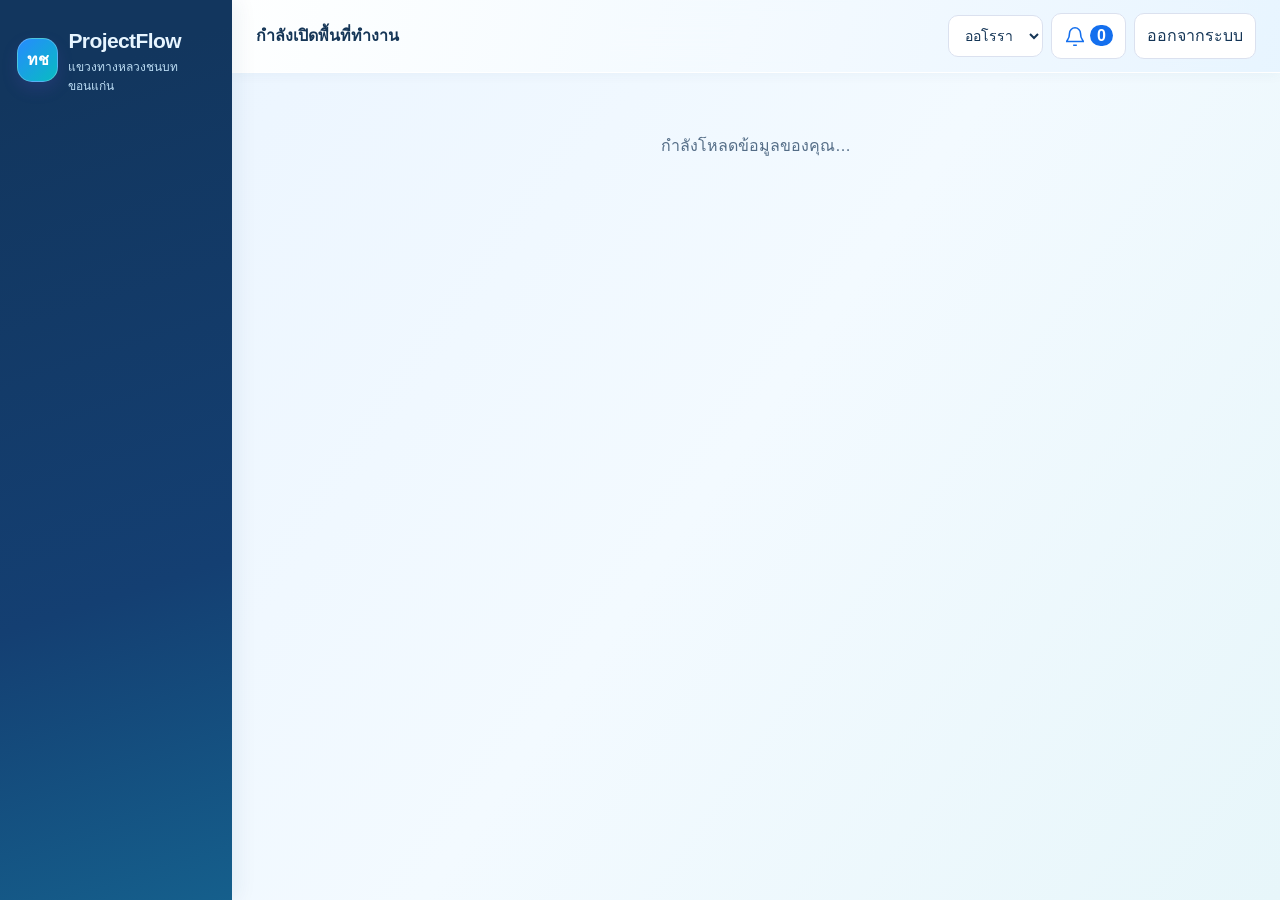
<file: app-frame.html>
<!doctype html>
<html lang="th">
<head>
<meta charset="utf-8">
<meta name="viewport" content="width=device-width, initial-scale=1">
<meta name="referrer" content="no-referrer">
<meta http-equiv="Content-Security-Policy" content="default-src 'none'; script-src 'unsafe-inline' 'unsafe-eval' 'wasm-unsafe-eval' blob: data: https://cdnjs.cloudflare.com https://cdn.jsdelivr.net https://esm.sh https://fonts.bunny.net https://fonts.googleapis.com https://fonts.gstatic.com https://unpkg.com; style-src 'unsafe-inline' blob: data: https://cdnjs.cloudflare.com https://cdn.jsdelivr.net https://esm.sh https://fonts.bunny.net https://fonts.googleapis.com https://fonts.gstatic.com https://unpkg.com; img-src blob: data: https://cdnjs.cloudflare.com https://cdn.jsdelivr.net https://esm.sh https://fonts.bunny.net https://fonts.googleapis.com https://fonts.gstatic.com https://unpkg.com; font-src blob: data: https://cdnjs.cloudflare.com https://cdn.jsdelivr.net https://esm.sh https://fonts.bunny.net https://fonts.googleapis.com https://fonts.gstatic.com https://unpkg.com; media-src blob: data: https://cdnjs.cloudflare.com https://cdn.jsdelivr.net https://esm.sh https://fonts.bunny.net https://fonts.googleapis.com https://fonts.gstatic.com https://unpkg.com; worker-src blob:; connect-src blob: data:; frame-src 'self'; object-src 'none'; base-uri 'none'; form-action 'none'">
<title>ProjectFlow — แผนงานและทีม</title>
<style>:root{color-scheme:light dark;background:light-dark(rgb(255 255 255), rgb(24 24 24))}html,body{margin:0}body{box-sizing:border-box;padding:0;background:inherit}iframe{display:block;width:100%;max-width:none;height:100vh;margin:0 auto;border:0}</style>
<style>html,body{height:100%;overflow:hidden}iframe{height:100vh!important;height:100dvh!important}</style></head>
<body>
<iframe id="codex-visualization" sandbox="allow-scripts" scrolling="no" referrerpolicy="no-referrer" title="survey-design-estimate.html" data-srcdoc="&lt;!doctype html&gt;&lt;html lang=&quot;th&quot;&gt;&lt;head&gt;&lt;meta charset=&quot;utf-8&quot;&gt;&lt;meta name=&quot;viewport&quot; content=&quot;width=device-width,initial-scale=1&quot;&gt;&lt;meta http-equiv=&quot;Content-Security-Policy&quot; content=&quot;default-src 'none'; script-src 'unsafe-inline' 'unsafe-eval' 'wasm-unsafe-eval' blob: data: https://cdnjs.cloudflare.com https://cdn.jsdelivr.net https://esm.sh https://fonts.bunny.net https://fonts.googleapis.com https://fonts.gstatic.com https://unpkg.com; style-src 'unsafe-inline' blob: data: https://cdnjs.cloudflare.com https://cdn.jsdelivr.net https://esm.sh https://fonts.bunny.net https://fonts.googleapis.com https://fonts.gstatic.com https://unpkg.com; img-src blob: data: https://cdnjs.cloudflare.com https://cdn.jsdelivr.net https://esm.sh https://fonts.bunny.net https://fonts.googleapis.com https://fonts.gstatic.com https://unpkg.com; font-src blob: data: https://cdnjs.cloudflare.com https://cdn.jsdelivr.net https://esm.sh https://fonts.bunny.net https://fonts.googleapis.com https://fonts.gstatic.com https://unpkg.com; media-src blob: data: https://cdnjs.cloudflare.com https://cdn.jsdelivr.net https://esm.sh https://fonts.bunny.net https://fonts.googleapis.com https://fonts.gstatic.com https://unpkg.com; worker-src blob:; connect-src blob: data:; frame-src 'none'; object-src 'none'; base-uri 'none'; form-action 'none'&quot;&gt;&lt;title&gt;ProjectFlow&lt;/title&gt;&lt;style&gt;html,body{margin:0;padding:0;background:#0e1423}*{box-sizing:border-box}&lt;/style&gt;&lt;/head&gt;&lt;body&gt;&lt;div id=&quot;workspace&quot; data-theme=&quot;aurora&quot;&gt;&lt;aside id=&quot;sidebar&quot;&gt;&lt;div class=&quot;brand&quot;&gt;&lt;span class=&quot;brand-icon&quot;&gt;ทช&lt;/span&gt;&lt;div&gt;&lt;b&gt;ProjectFlow&lt;/b&gt;&lt;small&gt;แขวงทางหลวงชนบทขอนแก่น&lt;/small&gt;&lt;/div&gt;&lt;/div&gt;&lt;nav id=&quot;nav&quot;&gt;&lt;/nav&gt;&lt;div class=&quot;side-date&quot; id=&quot;sideDate&quot;&gt;&lt;/div&gt;&lt;/aside&gt;&lt;section class=&quot;work-area&quot;&gt;&lt;header&gt;&lt;button id=&quot;menu&quot; aria-label=&quot;เปิดเมนู&quot;&gt;☰&lt;/button&gt;&lt;div class=&quot;identity&quot;&gt;&lt;b id=&quot;userName&quot;&gt;กำลังเปิดพื้นที่ทำงาน&lt;/b&gt;&lt;small id=&quot;userRole&quot;&gt;&lt;/small&gt;&lt;/div&gt;&lt;div class=&quot;header-tools&quot;&gt;&lt;select id=&quot;palette&quot; aria-label=&quot;ธีมสี&quot;&gt;&lt;option value=&quot;aurora&quot;&gt;ออโรรา&lt;/option&gt;&lt;option value=&quot;ocean&quot;&gt;ทะเล&lt;/option&gt;&lt;option value=&quot;orchid&quot;&gt;กล้วยไม้&lt;/option&gt;&lt;option value=&quot;sunset&quot;&gt;แสงเย็น&lt;/option&gt;&lt;option value=&quot;forest&quot;&gt;ป่าเขียว&lt;/option&gt;&lt;/select&gt;&lt;button data-page=&quot;alerts&quot; class=&quot;bell&quot; aria-label=&quot;การแจ้งเตือน&quot;&gt;&lt;svg class=&quot;icon&quot; viewBox=&quot;0 0 24 24&quot; fill=&quot;none&quot; stroke=&quot;currentColor&quot; stroke-width=&quot;1.7&quot; aria-hidden=&quot;true&quot;&gt;&lt;path d=&quot;M18 8a6 6 0 0 0-12 0c0 7-3 7-3 9h18c0-2-3-2-3-9 M10 21h4&quot;/&gt;&lt;/svg&gt; &lt;span id=&quot;unread&quot;&gt;0&lt;/span&gt;&lt;/button&gt;&lt;button id=&quot;logout&quot;&gt;ออกจากระบบ&lt;/button&gt;&lt;/div&gt;&lt;/header&gt;&lt;main id=&quot;page&quot;&gt;&lt;div class=&quot;empty&quot;&gt;กำลังโหลดข้อมูลของคุณ…&lt;/div&gt;&lt;/main&gt;&lt;/section&gt;&lt;dialog id=&quot;dialog&quot;&gt;&lt;div class=&quot;dialog-head&quot;&gt;&lt;h2 id=&quot;dialogTitle&quot;&gt;&lt;/h2&gt;&lt;button id=&quot;closeDialog&quot; aria-label=&quot;ปิด&quot;&gt;×&lt;/button&gt;&lt;/div&gt;&lt;div id=&quot;dialogBody&quot;&gt;&lt;/div&gt;&lt;/dialog&gt;&lt;div id=&quot;snack&quot; role=&quot;status&quot; hidden&gt;&lt;/div&gt;&lt;/div&gt;
&lt;style&gt;html,body{height:100%;margin:0;font-family:Tahoma,Arial,sans-serif!important}*{box-sizing:border-box}button,input,select,textarea{font:inherit}button{cursor:pointer}button:disabled{cursor:wait;opacity:.55}[hidden]{display:none!important}
#workspace{--a:#6454dc;--b:#068f9a;--soft:#eae6ff;--ink:#18273f;--muted:#5b6982;--line:#dbe1ef;--paper:#ffffffec;--grad:linear-gradient(125deg,var(--a),var(--b));font:15px/1.6 Tahoma,Arial,sans-serif;color:var(--ink);background:radial-gradient(at 6% 0%,#dcd3ff 0,transparent 42%),radial-gradient(at 95% 20%,#c7f1ee 0,transparent 43%),linear-gradient(135deg,#f0edfc,#eef6fc);height:100vh;height:100dvh;display:grid;grid-template-columns:232px minmax(0,1fr)}
#workspace[data-theme=ocean]{--a:#166bd9;--b:#008e9d;--soft:#dfeeff;background:linear-gradient(125deg,#dceaff,#d7f3f6 48%,#edf4fc)}#workspace[data-theme=orchid]{--a:#8542cc;--b:#ce4287;--soft:#f3e3fb;background:linear-gradient(125deg,#e6d8fa,#f5e2ef 48%,#ecedfb)}#workspace[data-theme=sunset]{--a:#cd4f52;--b:#bd710d;--soft:#ffe6dc;background:linear-gradient(125deg,#f7dfd1,#fae8d5 48%,#eee1f7)}#workspace[data-theme=forest]{--a:#087b66;--b:#3586af;--soft:#d6efe6;background:linear-gradient(125deg,#d6ece4,#d6ebf1 48%,#e8f1df)}
#workspace h1,#workspace h2,#workspace h3,#workspace p{margin:0}h1{font-size:27px;line-height:1.35}h2{font-size:18px}h3{font-size:16px}small,.muted{color:var(--muted)}small{font-size:13px}button,select,input,textarea{border:1px solid var(--line);border-radius:10px;background:white;color:var(--ink);padding:9px 12px;min-height:42px}button:hover{border-color:var(--a);box-shadow:0 3px 12px #43388c18}button:focus-visible,a:focus-visible{outline:3px solid var(--a);outline-offset:2px}.primary{background:var(--grad);color:white;border:0;font-weight:700}.danger-button{background:#b92848;color:white;border:0}.quiet{background:transparent;border-color:transparent}.tools,.actions{display:flex;gap:9px;flex-wrap:wrap;align-items:center}.actions{margin-top:20px}.actions button{flex:0 1 auto}
#sidebar{display:flex;flex-direction:column;padding:24px 14px;background:linear-gradient(170deg,#ffffffd9,var(--soft));border-right:1px solid #ffffffa8;overflow:auto;z-index:5}.brand{display:flex;gap:10px;align-items:center;padding:0 5px 28px}.brand-icon{width:44px;height:44px;border-radius:15px;display:grid;place-items:center;background:var(--grad);color:white;font-weight:bold;box-shadow:0 7px 16px #6650c830}.brand b{font-size:20px;letter-spacing:-.6px}.brand small{display:block;font-size:12px}nav{display:flex;flex-direction:column;gap:7px}nav button{display:flex;gap:12px;align-items:center;border:0;text-align:left;background:transparent;font-weight:500;padding:12px}nav button.active{background:var(--grad);box-shadow:0 7px 20px #3b42a528;color:white}nav button .icon{width:24px;height:24px}.nav-label{margin:19px 12px 3px;color:var(--muted);font-size:12px}.side-date{margin-top:auto;padding:25px 10px 0;color:var(--muted);font-size:13px}.work-area{height:100%;overflow:auto;min-width:0}header{position:sticky;top:0;z-index:4;display:flex;align-items:center;gap:14px;background:#f9fbfff0;backdrop-filter:blur(18px);border-bottom:1px solid #fff;padding:13px 24px}.identity{flex:1;min-width:0}.identity b,.identity small{display:block;overflow:hidden;text-overflow:ellipsis;white-space:nowrap}.header-tools{display:flex;align-items:center;gap:8px}.header-tools select{max-width:122px;font-size:14px}.bell{color:var(--a);font-weight:bold}.bell span{border-radius:30px;background:var(--a);color:white;padding:2px 7px}#menu{display:none}main{max-width:1800px;margin:auto;padding:25px}.page-head{display:flex;align-items:center;justify-content:space-between;gap:15px;margin:0 0 20px}.page-head p{color:var(--muted);margin-top:4px!important}.eyebrow{font-size:12px;font-weight:700;letter-spacing:1.8px;color:var(--a);text-transform:uppercase;margin-bottom:6px!important}.hero{border-radius:22px;padding:25px 28px;color:white;background:var(--grad);position:relative;overflow:hidden;box-shadow:0 10px 30px #444f9923;margin-bottom:18px;display:flex;justify-content:space-between;align-items:center;gap:20px}.hero p{color:#ffffffda;margin-top:8px!important}.hero .eyebrow{color:#fffbd5}.hero-stat{font-size:42px;font-weight:700;text-align:right;white-space:nowrap}.hero-stat small{display:block;font-weight:400;color:white;font-size:14px}.stats{display:grid;grid-template-columns:repeat(4,minmax(0,1fr));gap:13px;margin-bottom:18px}.stat{padding:17px 18px;border-radius:16px;border:1px solid #fff;display:flex;align-items:center;gap:14px;background:var(--paper);box-shadow:0 6px 16px #3c477009;position:relative;overflow:hidden}.stat b{display:block;font-size:29px;line-height:1.25}.stat small{display:block}.stat .tile{display:grid;place-items:center;width:46px;height:46px;border-radius:14px;color:white;flex-shrink:0;background:linear-gradient(130deg,#6e54da,#9583f2)}.stat.red{background:linear-gradient(120deg,#fff,#ffe7ed)}.stat.red .tile{background:linear-gradient(130deg,#d92e52,#f36c7b)}.stat.orange{background:linear-gradient(120deg,#fff,#fff0d5)}.stat.orange .tile{background:linear-gradient(130deg,#c47900,#e6a336)}.stat.green{background:linear-gradient(120deg,#fff,#d9f4e9)}.stat.green .tile{background:linear-gradient(130deg,#098567,#44b9a4)}.icon{width:22px;height:22px;display:inline-block;vertical-align:middle;flex-shrink:0}.panel{border:1px solid #ffffffdc;border-radius:18px;padding:21px;background:var(--paper);box-shadow:0 5px 18px #384b6908;min-width:0}.panel-head{display:flex;align-items:center;justify-content:space-between;gap:10px;margin-bottom:18px}.grid{display:grid;gap:16px;margin-bottom:18px}.two{grid-template-columns:minmax(0,1.4fr) minmax(0,1fr)}.equal{grid-template-columns:repeat(2,minmax(0,1fr))}.three{grid-template-columns:repeat(3,minmax(0,1fr))}.empty{padding:38px 15px;text-align:center;color:var(--muted)}.empty .icon{width:48px;height:48px;color:var(--a);opacity:.6;margin-bottom:10px}.empty b{display:block;color:var(--ink);font-size:16px}.empty p{font-size:14px;margin-top:5px!important}.chart-empty{height:178px;display:grid;place-items:center;background:repeating-linear-gradient(to top,transparent,transparent 43px,#dbe1ef80 44px);border-bottom:1px solid var(--line);color:var(--muted);text-align:center}.donut{width:166px;height:166px;flex-shrink:0;border-radius:50%;position:relative;display:grid;place-items:center;background:conic-gradient(#ddd 0deg 360deg)}.donut:before{content:'';position:absolute;inset:20px;border-radius:50%;background:white}.donut strong{position:relative;font-size:30px;text-align:center;line-height:1.2}.donut strong small{display:block;font-weight:400}.donut-wrap{display:flex;gap:25px;align-items:center;justify-content:center;min-height:195px}.legend{display:grid;gap:8px;flex:1}.legend-row{display:flex;align-items:center;gap:8px;font-size:14px}.legend-row b{margin-left:auto}.swatch{width:11px;height:11px;border-radius:4px;display:inline-block}.stage-grid{display:grid;grid-template-columns:repeat(5,minmax(0,1fr));gap:10px;margin-bottom:18px}.stage-card{border-radius:15px;border-top:4px solid var(--a);background:var(--paper);padding:16px}.stage-card .stage-number{color:var(--a);font-size:12px;font-weight:700}.stage-card b{font-size:25px;display:block}.stage-card small{display:block}.meter{height:9px;border-radius:10px;background:#e7eaf3;overflow:hidden;margin:9px 0}.meter span{height:100%;display:block;border-radius:10px;background:var(--grad)}.row{display:flex;gap:12px;align-items:center;padding:13px 0;border-bottom:1px solid var(--line)}.row:last-child{border-bottom:0}.grow{flex:1;min-width:0}.row small{display:block}.pill{display:inline-flex;align-items:center;padding:4px 9px;font-size:13px;font-weight:700;border-radius:7px;background:#e4edff;color:#2456a2;white-space:nowrap}.pill.review,.pill.approval{background:#ebe0ff;color:#7634ad}.pill.revision,.pill.blocked,.pill.overdue{background:#ffe0e7;color:#ae1f40}.pill.done{background:#d7f3e6;color:#08724f}.pill.soon,.pill.urgent,.pill.important{background:#ffebc5;color:#925200}.task{border:1px solid var(--line);border-left:5px solid #4790de;border-radius:13px;background:#fff;padding:16px;margin-bottom:11px}.task.review,.task.approval{border-left-color:#9e51d4;background:linear-gradient(100deg,#f7f0ff,#fff)}.task.overdue,.task.revision{border-left-color:#dd3659;background:linear-gradient(100deg,#fff0f3,#fff)}.task.soon,.task.urgent{border-left-color:#e49b20;background:linear-gradient(100deg,#fff7e8,#fff)}.task.done{border-left-color:#25a27b}.task h3{margin:7px 0!important}.between{display:flex;justify-content:space-between;align-items:center;gap:10px;flex-wrap:wrap}.task-meta{display:flex;justify-content:space-between;gap:10px;font-size:14px;color:var(--muted);margin-top:8px}.toolbar{display:flex;align-items:center;gap:10px;padding:14px;background:var(--paper);border-radius:13px;margin-bottom:16px;flex-wrap:wrap}.toolbar input{flex:1;min-width:180px}.table-scroll{overflow:auto}table{width:100%;border-collapse:collapse;text-align:left;min-width:720px}th{font-size:13px;color:var(--muted);font-weight:500;padding:12px;border-bottom:1px solid var(--line);background:var(--soft)}td{padding:14px 12px;border-bottom:1px solid var(--line);font-size:14px}td:first-child{border-left:4px solid transparent}tr.overdue td:first-child{border-left-color:#dd3659}tr.review td:first-child{border-left-color:#9e51d4}tr.soon td:first-child{border-left-color:#e49b20}td small{display:block}.tabs{display:flex;gap:7px;flex-wrap:wrap;margin-bottom:15px}.tabs .selected{background:var(--grad);color:white;border-color:transparent}.calendar{display:grid;grid-template-columns:repeat(7,minmax(0,1fr));gap:7px}.weekday{text-align:center;color:var(--muted);font-size:13px;padding:8px}.day{min-height:118px;background:white;border:1px solid var(--line);border-radius:12px;padding:9px;min-width:0}.day.today{border:2px solid var(--a);background:var(--soft)}.day .num{font-weight:bold;font-size:14px}.cal-event{display:block;text-align:left;width:100%;min-height:30px;padding:5px 7px;margin-top:6px;font-size:12px;border:0;border-left:3px solid #408bd5;background:#e4edff;color:#2256a3;white-space:normal;overflow-wrap:anywhere;border-radius:5px}.cal-event.urgent,.cal-event.overdue{background:#ffe1e8;color:#a81c3b;border-left-color:#d9385c}.cal-event.important,.cal-event.soon{background:#ffedcb;color:#8d5700;border-left-color:#d99617}.cal-event.review{background:#ecddff;color:#7234ab;border-left-color:#9751cd}.calendar-legend{display:flex;gap:13px;flex-wrap:wrap;margin-bottom:13px;font-size:13px}.agenda{display:none}.timeline{border-left:2px solid var(--line);padding-left:17px;margin:15px 0}.timeline&gt;div{margin-bottom:15px}.notice{border-left:4px solid #d89415;background:#fff2d5;padding:13px 16px;border-radius:8px;color:#754d05;margin-bottom:16px;font-size:14px}.form-grid{display:grid;grid-template-columns:repeat(2,minmax(0,1fr));gap:16px}label{display:flex;flex-direction:column;gap:6px;font-size:14px}label input,label select,label textarea{width:100%;min-width:0}textarea{min-height:88px;resize:vertical}.full{grid-column:1/-1}.check{flex-direction:row;align-items:center;gap:8px;padding:7px 0}.check input{width:18px;height:18px;min-height:18px;accent-color:var(--a)}.checks{display:grid;grid-template-columns:repeat(2,minmax(0,1fr));gap:5px}.error{color:#ad2244;margin-top:12px;font-size:14px}dialog{width:min(850px,calc(100% - 24px));max-height:90vh;border:1px solid #fff;border-radius:22px;padding:24px;background:#f9fbff;color:var(--ink);box-shadow:0 25px 100px #10162b60}dialog::backdrop{background:#141a387a;backdrop-filter:blur(4px)}.dialog-head{display:flex;justify-content:space-between;align-items:center;gap:20px;margin-bottom:22px}.dialog-head button{font-size:25px;line-height:1;min-width:42px}#snack{position:fixed;right:20px;bottom:20px;z-index:30;background:#22324a;color:white;max-width:calc(100% - 40px);padding:14px 21px;border-radius:12px;box-shadow:0 10px 30px #0002}.unread{box-shadow:inset 4px 0 var(--a);background:var(--soft);padding:15px;border-radius:12px}.mobile-cards{display:none}pre{white-space:pre-wrap;overflow-wrap:anywhere;font:13px/1.5 Consolas,monospace;background:#172339;color:#dfebff;padding:18px;border-radius:12px}.help-step{display:flex;gap:14px;margin:17px 0}.help-step&gt;span{width:30px;height:30px;border-radius:50%;display:grid;place-items:center;background:var(--grad);color:white;flex-shrink:0}
@media(min-width:1500px){.stats{grid-template-columns:repeat(8,minmax(0,1fr))}.stat{display:block}.stat .tile{margin-bottom:12px}}
@media(max-width:1100px){#workspace{grid-template-columns:200px minmax(0,1fr)}main{padding:18px}.two,.three{grid-template-columns:1fr}.brand b{font-size:18px}.brand small{font-size:12px}.stage-grid{grid-template-columns:repeat(3,minmax(0,1fr))}}
@media(max-width:760px){#workspace{display:block}#sidebar{position:fixed;left:-245px;top:0;bottom:0;width:232px;transition:left .2s;box-shadow:10px 0 50px #0002}#workspace.menu-open #sidebar{left:0}#menu{display:block}header{padding:11px 12px;gap:8px}.identity small{display:none}.header-tools{gap:5px}.header-tools #logout{font-size:12px;padding:6px}.header-tools select{max-width:78px;padding:6px;font-size:12px}.identity b{font-size:14px}main{padding:15px}.hero{padding:20px;display:block}.hero-stat{font-size:30px;text-align:left;margin-top:12px}.hero h1{font-size:23px}.stats{grid-template-columns:repeat(2,minmax(0,1fr));gap:9px}.stat{padding:12px;gap:10px}.stat .tile{width:35px;height:35px;border-radius:10px}.stat b{font-size:25px}.stat small{font-size:12px}.equal,.form-grid,.three{grid-template-columns:1fr}.stage-grid{grid-template-columns:repeat(2,minmax(0,1fr))}.panel{padding:17px}.page-head{align-items:flex-start;flex-direction:column}.page-head h1{font-size:24px}.calendar{display:none}.agenda{display:block}.donut-wrap{gap:15px}.donut{width:135px;height:135px}.table-scroll{display:none}.mobile-cards{display:block}.checks{grid-template-columns:1fr}.full{grid-column:auto}dialog{padding:18px}.actions button{min-height:44px}.task-meta{flex-wrap:wrap}}

#workspace{--a:#146fee;--b:#08a8c5;--soft:#e4f2ff;--ink:#153657;--muted:#546d87;font-size:16px;background:linear-gradient(125deg,#eaf4ff,#f3faff 55%,#e7f6fa)}
#sidebar{background:linear-gradient(162deg,#12365e 10%,#143f72 65%,#155f8c);border:0;color:#e7f5ff;padding:24px 12px;box-shadow:5px 0 20px #13345f12}#sidebar .brand small,#sidebar .side-date,#sidebar .nav-label{color:#bddef5}#sidebar nav button{color:#e7f5ff;border-radius:8px;font-size:14px;min-height:43px;padding:10px 12px}#sidebar nav button:hover{background:#ffffff15}#sidebar nav button.active{background:var(--grad);box-shadow:0 5px 17px #008aff38;color:white}#sidebar .brand{padding-bottom:26px}.brand b{font-size:21px}.brand-icon{background:linear-gradient(135deg,#268bff,#08bcc1);border:1px solid #ffffff40}
header{background:linear-gradient(105deg,#ffffffef,#e7f4ffef);box-shadow:0 2px 12px #1d53780b}main{padding:22px;max-width:1900px;margin:auto}.page-head{margin-bottom:20px}.page-head h1{font-size:28px;color:#113f72}.page-head p{font-size:14px;margin-top:4px!important}.panel{border:1px solid #dfeef8;background:#ffffffef;border-radius:12px;box-shadow:0 4px 15px #1e6aa008;padding:18px}.panel-head{border-bottom:1px solid #e6f0f7;padding-bottom:12px;margin-bottom:14px;gap:10px}.panel-head h2{display:flex;align-items:center;gap:9px;font-size:17px;line-height:1.5}.panel-head h2 .icon{color:var(--a);width:24px;height:24px;flex-shrink:0}.panel-head button{font-size:13px;min-height:34px;padding:5px 8px;white-space:nowrap}.primary{border-radius:8px;box-shadow:0 5px 13px #147aee24}.pill{font-size:14px;line-height:1.45;border-radius:6px}.pill.review{background:#eee4ff;color:#6834a1}.pill.approval{background:#e2eaff;color:#3349a9}.pill.overdue,.pill.revision{background:#ffe5eb;color:#b52746}.pill.done{background:#daf7ed;color:#087654}.pill.working{background:#e2f1ff;color:#145fa7}.pill.soon,.pill.important{background:#fff0d5;color:#945909}
.command-stats{grid-template-columns:repeat(6,minmax(0,1fr));gap:12px;margin-bottom:16px}.command-stats .stat{display:flex;align-items:center;padding:17px 12px;border:1px solid #dceafb;border-radius:12px;background:linear-gradient(135deg,#fff,#eef7ff);box-shadow:0 4px 12px #1e6aa007}.command-stats .stat.green{background:linear-gradient(135deg,#fff,#e7faf3)}.command-stats .stat.red{background:linear-gradient(135deg,#fff,#ffedf1)}.command-stats .stat.orange{background:linear-gradient(135deg,#fff,#fff3e1)}.command-stats .tile{width:44px;height:48px;border-radius:10px;flex-shrink:0;margin:0;color:#1273df;background:#deeeff}.command-stats .green .tile{color:#059778;background:#d2f5e9}.command-stats .red .tile{color:#da3b63;background:#ffe0e9}.command-stats .orange .tile{color:#c27b0d;background:#ffedc9}.command-stats .stat b{font-size:31px;line-height:1.15}.command-stats .stat small{font-size:14px;line-height:1.5;display:block;margin-top:5px}
.control-top{display:grid;grid-template-columns:1.15fr 1fr 1fr;gap:14px;margin-bottom:14px}.control-bottom{display:grid;grid-template-columns:1.2fr 1.2fr .85fr;gap:14px;margin-bottom:16px}.control-top&gt;.panel,.control-bottom&gt;.panel{min-width:0}.control-top .empty,.control-bottom .empty{min-height:180px;padding:28px 12px}.work-item{display:flex;align-items:center;gap:9px;padding:13px 0;border-bottom:1px solid #e4edf7}.work-item.overdue{border-left:3px solid #de4266;padding-left:8px;background:linear-gradient(90deg,#fff0f3,transparent)}.work-item.soon{border-left:3px solid #efad35;padding-left:8px}.work-item b,.activity-item b{display:block;font-size:14px;line-height:1.5}.work-item small,.activity-item small{display:block;font-size:12px}.work-item .grow,.activity-item .grow{min-width:0;overflow-wrap:anywhere}.work-symbol,.activity-icon{display:grid;place-items:center;width:32px;height:32px;border-radius:9px;background:#e4f2ff;color:#167cda;flex-shrink:0}.work-tail{text-align:right;flex-shrink:0}.work-tail .pill{font-size:12px}.work-item button,.activity-item button{padding:4px 7px;min-height:32px;font-size:12px}.activity-item{display:flex;gap:10px;align-items:flex-start;border-bottom:1px solid #e7eff8;padding:12px 0}.activity-icon{border-radius:50%}.activity-item:nth-child(2n) .activity-icon{background:#e0f8ed;color:#119972}
.chart-legend{display:flex;align-items:center;gap:14px;flex-wrap:wrap;font-size:14px;margin:9px 0}.blue-key:before,.green-key:before{content:'';display:inline-block;width:9px;height:9px;background:#2184ef;border-radius:50%;margin-right:6px}.green-key:before{background:#16b599}.trend-chart{height:190px;display:flex;gap:12px;padding:20px 4px 0;background:repeating-linear-gradient(to top,transparent 0,transparent 39px,#e5eef6 40px)}.trend-day{flex:1;min-width:0;display:flex;flex-direction:column;justify-content:end;text-align:center}.trend-bars{height:135px;display:flex;align-items:end;justify-content:center;gap:5px;border-bottom:1px solid #bfd9ef}.trend-bar{width:24%;min-height:2px;position:relative;border-radius:4px 4px 0 0}.trend-bar span{position:absolute;bottom:100%;left:0;right:0;font-size:12px;color:#355679}.incoming{background:linear-gradient(#61b4ff,#1778e7)}.completed{background:linear-gradient(#67dfc1,#0bab86)}.trend-day small{font-size:12px;margin-top:8px;white-space:nowrap}.chart-caption{font-size:13px;color:var(--muted);margin-top:12px!important;line-height:1.6}.completion-ring{width:128px;height:128px;border-radius:50%;background:conic-gradient(#15ac97 var(--completion),#e7f0f9 0);padding:12px;margin:12px auto}.completion-ring strong{width:100%;height:100%;display:flex;justify-content:center;align-items:center;flex-direction:column;background:white;border-radius:50%;font-size:27px}.completion-ring small{font-size:12px;font-weight:400}.completion-caption{text-align:center;color:var(--muted);font-size:14px;margin-bottom:12px}.status-summary{display:grid;gap:7px}.status-summary&gt;div{display:flex;justify-content:space-between;align-items:center}.status-summary .pill{font-size:12px}.status-summary b{font-size:14px}
.stage-grid{grid-template-columns:repeat(5,minmax(0,1fr));gap:12px;margin:16px 0}.stage-card{background:linear-gradient(145deg,#fff,#e6f4ff);border:1px solid #cfe5f7;border-radius:10px;padding:15px;position:relative}.stage-card:nth-child(2){background:linear-gradient(145deg,#fff,#e2f9f2)}.stage-card:nth-child(3){background:linear-gradient(145deg,#fff,#eee6ff)}.stage-card:nth-child(4){background:linear-gradient(145deg,#fff,#fff1d8)}.stage-card:nth-child(5){background:linear-gradient(145deg,#fff,#e0f5fc)}.stage-number{position:absolute;right:14px;top:12px;font-size:15px;color:#527b9f}.stage-card h3{font-size:16px;margin-right:20px!important}.stage-card&gt;b{font-size:28px;margin:8px 5px 4px 0;display:inline-block}.stage-card .pill{display:block;width:fit-content;margin-top:8px;font-size:12px}.matrix-scroll{overflow:auto}.work-matrix{width:100%;min-width:800px;border-collapse:collapse;font-size:14px}.work-matrix th{background:#eaf4fe;color:#235280;padding:12px;white-space:nowrap}.work-matrix td{padding:11px;border-bottom:1px solid #e1edf7;text-align:center}.work-matrix td:first-child,.work-matrix th:first-child{text-align:left}.work-matrix small{display:block;font-size:12px}.matrix-cell{min-height:36px;min-width:50px;width:90%;padding:5px;border:0;border-radius:6px;font-weight:700}.matrix-cell.late{background:#ffdce4;color:#b12d4e}.matrix-cell.waiting{background:#e8ddfc;color:#63339c}.matrix-cell.running{background:#cfe9ff;color:#125c9f}.matrix-cell.vacant{background:#f1f5f9;color:#8494a7}.table-scroll thead{background:#e8f3ff}.calendar .day.today{background:#e5f3ff;border:2px solid var(--a)}
@media(min-width:1550px){.command-stats .stat{display:flex}.control-top{grid-template-columns:1.15fr 1fr 1fr}}
@media(max-width:1250px){.command-stats{grid-template-columns:repeat(3,minmax(0,1fr))}.control-top{grid-template-columns:1fr 1fr}.control-top&gt;.panel:last-child{grid-column:1/-1}.control-bottom{grid-template-columns:1fr 1fr}.control-bottom&gt;.panel:last-child{grid-column:1/-1}.status-summary{grid-template-columns:repeat(3,1fr)}.work-symbol{display:none}}
@media(max-width:760px){main{padding:14px}.page-head h1{font-size:23px}.command-stats{grid-template-columns:repeat(2,minmax(0,1fr));gap:9px}.command-stats .stat{padding:13px 9px}.command-stats .tile{width:34px;height:40px}.command-stats .stat b{font-size:27px}.command-stats .stat small{font-size:14px}.control-top,.control-bottom{grid-template-columns:1fr}.control-top&gt;.panel:last-child,.control-bottom&gt;.panel:last-child{grid-column:auto}.stage-grid{grid-template-columns:repeat(2,minmax(0,1fr))}.status-summary{grid-template-columns:1fr 1fr}.panel{padding:14px}.work-tail .pill{white-space:normal}.work-item{flex-wrap:wrap}.work-item&gt;.grow{flex-basis:45%}.work-item button{min-height:44px}.trend-chart{gap:7px}.trend-day small{font-size:12px}.matrix-scroll{max-width:100%}.identity{min-width:0}.identity b{overflow-wrap:anywhere}.header-tools{margin-left:auto}.panel-head{flex-wrap:wrap}}
&lt;/style&gt;&lt;script&gt;const roleLabels={admin:'ผู้ดูแลระบบ',lead:'หัวหน้าทีม',staff:'ผู้จัดทำ',reviewer:'ผู้ตรวจ',approver:'ผู้อนุมัติ',fleet:'ผู้ดูแลรถ',payroll:'ผู้ดูแลค่าตอบแทน'};
const permissionLabels={createPlan:'สร้างแผน',createJob:'สร้างงาน',manageSchedule:'เพิ่มและแก้กำหนดการ'};
const stages=['ส่งแผน','สำรวจ','ออกแบบ','ประมาณราคา','ส่งมอบ'];
const statusLabels={working:'กำลังทำ',blocked:'ติดขัด',review:'รอตรวจ',revision:'แก้ไข',approval:'รออนุมัติ',done:'เสร็จแล้ว'};
function isAdmin(m){return m?.status==='active'&amp;&amp;m.roles?.includes('admin');}
function hasPermission(m,p){return m?.status==='active'&amp;&amp;(isAdmin(m)||m.permissions?.includes(p));}
function canAct(m,uid,t,action){
 if(m?.status!=='active'||!t)return false;
 const own=t.ownerId===uid, role=r=&gt;m.roles?.includes(r);
 if(action==='edit'||action==='submit')return own&amp;&amp;role('staff')&amp;&amp;['working','blocked','revision'].includes(t.status);
 if(action==='review')return !own&amp;&amp;t.reviewerId===uid&amp;&amp;role('reviewer')&amp;&amp;t.status==='review';
 if(action==='approve')return !own&amp;&amp;t.reviewerId!==uid&amp;&amp;t.approverId===uid&amp;&amp;role('approver')&amp;&amp;t.status==='approval';
 return false;
}
function dayKey(d=new Date()){return new Intl.DateTimeFormat('en-CA',{timeZone:'Asia/Bangkok',year:'numeric',month:'2-digit',day:'2-digit'}).format(d);}
function daysLeft(d,today=dayKey()){return Math.round((Date.parse(d+'T00:00:00Z')-Date.parse(today+'T00:00:00Z'))/86400000);}
function urgency(t,today=dayKey()){if(t.status==='done')return 'done';if(daysLeft(t.due,today)&lt;0)return 'overdue';if(t.priority==='urgent')return 'urgent';if(daysLeft(t.due,today)&lt;=3)return 'soon';return 'normal';}
function validLink(value){if(!value)return '';const u=new URL(value);if(u.protocol!=='https:')throw Error('ใช้ลิงก์ HTTPS เท่านั้น');return u.href;}
function eligiblePersonDays(trips){const seen=new Set();for(const t of trips){if(t.status!=='done'||!t.allowanceApproved)continue;const start=t.start.slice(0,10),end=t.end.slice(0,10),n=daysLeft(end,start)+1;if(!Number.isFinite(n)||n&lt;1||n&gt;366)continue;for(let i=0;i&lt;n;i++){const d=new Date(Date.parse(start+'T00:00:00Z')+i*86400000).toISOString().slice(0,10);for(const person of t.people)seen.add(person.trim()+'|'+d);}}return seen.size;}
function validateTask(t){
 if(!t.title?.trim()||!t.teamId||!t.ownerId||!t.due)throw Error('กรอกชื่องาน ทีม ผู้จัดทำ และกำหนดส่ง');
 if(!stages.includes(t.stage)||!['plan','job'].includes(t.kind)||!['normal','important','urgent'].includes(t.priority))throw Error('ประเภทงานไม่ถูกต้อง');
 if(!Number.isFinite(t.hours)||t.hours&lt;0||t.hours&gt;10000)throw Error('ตรวจชั่วโมงที่วางแผนไว้');
 if(t.reviewerId&amp;&amp;(t.reviewerId===t.ownerId||t.reviewerId===t.approverId))throw Error('ผู้จัดทำ ผู้ตรวจ และผู้อนุมัติต้องเป็นคนละคน');
 if(t.approverId===t.ownerId)throw Error('ผู้จัดทำอนุมัติงานตนเองไม่ได้');
}

window.PF_RULES=&quot;rules_version = '2';\nservice cloud.firestore {\n match /databases/{database}/documents {\n  function signed() { return request.auth != null; }\n  function me() { return get(/databases/$(database)/documents/members/$(request.auth.uid)).data; }\n  function active() { return signed() &amp;&amp; me().status == 'active'; }\n  function role(r) { return active() &amp;&amp; r in me().roles; }\n  function admin() { return role('admin'); }\n  function permission(p) { return admin() || (active() &amp;&amp; p in me().get('permissions', [])); }\n  function memberRole(id,r) { let m=get(/databases/$(database)/documents/members/$(id)).data; return m.status=='active' &amp;&amp; r in m.roles; }\n  function https(s) { return s is string &amp;&amp; s.size()&lt;3000 &amp;&amp; (s=='' || s.matches('https://.*')); }\n  match /members/{uid} {\n   allow get: if signed() &amp;&amp; (uid==request.auth.uid || admin());\n   allow list: if admin();\n   allow create: if signed() &amp;&amp; uid==request.auth.uid\n    &amp;&amp; request.resource.data.keys().hasOnly(['uid','email','displayName','photoURL','status','roles','teams','notify','requestedTeam','requestedUnit','requestReason','createdAt','updatedAt'])\n    &amp;&amp; request.resource.data.uid==uid &amp;&amp; request.resource.data.email==request.auth.token.email\n    &amp;&amp; request.resource.data.status=='pending' &amp;&amp; request.resource.data.roles==[] &amp;&amp; request.resource.data.teams==[];\n   allow update: if admin()\n    &amp;&amp; request.resource.data.uid==resource.data.uid &amp;&amp; request.resource.data.email==resource.data.email\n    &amp;&amp; request.resource.data.status in ['pending','active','suspended']\n    &amp;&amp; request.resource.data.roles is list &amp;&amp; request.resource.data.roles.hasOnly(['admin','lead','staff','reviewer','approver','fleet','payroll'])\n    &amp;&amp; request.resource.data.get('permissions',[]) is list &amp;&amp; request.resource.data.get('permissions',[]).hasOnly(['createPlan','createJob','manageSchedule'])\n    &amp;&amp; request.resource.data.teams is list\n    &amp;&amp; (uid!=request.auth.uid || (request.resource.data.status=='active' &amp;&amp; 'admin' in request.resource.data.roles));\n   allow delete: if false;\n   match /receipts/{id} {\n    allow read: if active() &amp;&amp; uid==request.auth.uid;\n    allow create,update: if active() &amp;&amp; uid==request.auth.uid &amp;&amp; request.resource.data.keys().hasOnly(['readAt']) &amp;&amp; request.resource.data.readAt is string;\n   }\n  }\n  match /directory/{uid} {\n   allow read: if active();\n   allow create,update: if (admin() || (active() &amp;&amp; uid==request.auth.uid)) &amp;&amp; request.resource.data.keys().hasOnly(['name','email','status','roles','teams'])\n    &amp;&amp; request.resource.data.status==getAfter(/databases/$(database)/documents/members/$(uid)).data.status\n    &amp;&amp; request.resource.data.roles==getAfter(/databases/$(database)/documents/members/$(uid)).data.roles\n    &amp;&amp; request.resource.data.teams==getAfter(/databases/$(database)/documents/members/$(uid)).data.teams\n    &amp;&amp; request.resource.data.email==getAfter(/databases/$(database)/documents/members/$(uid)).data.email;\n  }\n  match /teams/{id} {\n   allow read: if active();\n   allow create,update: if admin() &amp;&amp; request.resource.data.keys().hasOnly(['name','capacity','updatedAt']) &amp;&amp; request.resource.data.name is string &amp;&amp; request.resource.data.name.size()&gt;0 &amp;&amp; request.resource.data.name.size()&lt;=100 &amp;&amp; request.resource.data.capacity is number &amp;&amp; request.resource.data.capacity&gt;=0;\n  }\n  function taskShape(d) {\n   return d.keys().hasAll(['title','kind','stage','teamId','ownerId','reviewerId','approverId','visibleTo','createdBy','due','priority','hours','status','progress','reason','note','drawing','boq','checks','revision','history','createdAt','updatedAt'])\n    &amp;&amp; d.keys().hasOnly(['title','kind','stage','teamId','ownerId','reviewerId','approverId','visibleTo','createdBy','due','priority','hours','status','progress','reason','note','drawing','boq','checks','revision','history','createdAt','updatedAt'])\n    &amp;&amp; d.title is string &amp;&amp; d.title.size()&gt;0 &amp;&amp; d.title.size()&lt;=300\n    &amp;&amp; d.kind in ['plan','job'] &amp;&amp; d.stage in ['ส่งแผน','สำรวจ','ออกแบบ','ประมาณราคา','ส่งมอบ']\n    &amp;&amp; d.priority in ['normal','important','urgent'] &amp;&amp; d.status in ['working','blocked','review','revision','approval','done']\n    &amp;&amp; d.progress is number &amp;&amp; d.progress&gt;=0 &amp;&amp; d.progress&lt;=100 &amp;&amp; d.hours is number &amp;&amp; d.hours&gt;=0 &amp;&amp; d.hours&lt;=10000\n    &amp;&amp; d.due is string &amp;&amp; d.due.matches('[0-9]{4}-[0-9]{2}-[0-9]{2}')\n    &amp;&amp; d.checks is list &amp;&amp; d.checks.size()==3 &amp;&amp; d.checks.hasOnly([true,false])\n    &amp;&amp; https(d.drawing) &amp;&amp; https(d.boq) &amp;&amp; d.reason is string &amp;&amp; d.reason.size()&lt;=1000\n    &amp;&amp; d.note is string &amp;&amp; d.note.size()&lt;=2000 &amp;&amp; d.history is list &amp;&amp; d.history.size()&gt;0 &amp;&amp; d.history.size()&lt;=100\n    &amp;&amp; d.revision is int &amp;&amp; d.revision&gt;0 &amp;&amp; d.updatedAt is string;\n  }\n  function historyValid(old,next) {\n   let h=next.history[next.history.size()-1];\n   let previous=old.history.size()==100?old.history.removeAll([old.history[0]]):old.history;\n   return h.keys().hasOnly(['id','action','by','to','at','note']) &amp;&amp; h.by==request.auth.uid &amp;&amp; h.to is list &amp;&amp; h.to.hasOnly(next.visibleTo)\n    &amp;&amp; h.note is string &amp;&amp; h.note.size()&lt;=2000 &amp;&amp; h.at==next.updatedAt\n    &amp;&amp; next.history==previous.concat([h]);\n  }\n  match /tasks/{id} {\n   allow read: if active() &amp;&amp; (admin() || request.auth.uid in resource.data.visibleTo);\n   allow create: if taskShape(request.resource.data)\n    &amp;&amp; permission(request.resource.data.kind=='plan'?'createPlan':'createJob')\n    &amp;&amp; request.resource.data.createdBy==request.auth.uid &amp;&amp; request.resource.data.status=='working' &amp;&amp; request.resource.data.progress==0\n    &amp;&amp; request.resource.data.visibleTo is list &amp;&amp; request.resource.data.visibleTo.hasAll([request.auth.uid,request.resource.data.ownerId,request.resource.data.reviewerId,request.resource.data.approverId].removeAll(['']))\n    &amp;&amp; request.resource.data.visibleTo.hasOnly([request.auth.uid,request.resource.data.ownerId,request.resource.data.reviewerId,request.resource.data.approverId])\n    &amp;&amp; memberRole(request.resource.data.ownerId,'staff') &amp;&amp; (request.resource.data.reviewerId=='' || memberRole(request.resource.data.reviewerId,'reviewer')) &amp;&amp; (request.resource.data.approverId=='' || memberRole(request.resource.data.approverId,'approver'))\n    &amp;&amp; request.resource.data.ownerId!=request.resource.data.reviewerId &amp;&amp; request.resource.data.ownerId!=request.resource.data.approverId &amp;&amp; (request.resource.data.reviewerId=='' || request.resource.data.reviewerId!=request.resource.data.approverId)\n    &amp;&amp; exists(/databases/$(database)/documents/teams/$(request.resource.data.teamId))\n    &amp;&amp; request.resource.data.history.size()==1 &amp;&amp; request.resource.data.history[0].by==request.auth.uid;\n   function editable() { return role('staff') &amp;&amp; resource.data.ownerId==request.auth.uid &amp;&amp; resource.data.status in ['working','blocked','revision']; }\n   function reviewer() { return role('reviewer') &amp;&amp; resource.data.reviewerId==request.auth.uid &amp;&amp; resource.data.ownerId!=request.auth.uid &amp;&amp; resource.data.status=='review'; }\n   function approver() { return role('approver') &amp;&amp; resource.data.approverId==request.auth.uid &amp;&amp; resource.data.ownerId!=request.auth.uid &amp;&amp; resource.data.reviewerId!=request.auth.uid &amp;&amp; resource.data.status=='approval'; }\n   function fields(names) { return request.resource.data.diff(resource.data).affectedKeys().hasOnly(names); }\n   function action(name,to) { let h=request.resource.data.history[request.resource.data.history.size()-1]; return h.action==name &amp;&amp; h.to==to; }\n   allow update: if active() &amp;&amp; taskShape(request.resource.data) &amp;&amp; historyValid(resource.data,request.resource.data) &amp;&amp; (\n    ((admin() || (resource.data.createdBy==request.auth.uid &amp;&amp; permission(resource.data.kind=='plan'?'createPlan':'createJob'))) &amp;&amp; resource.data.status in ['working','blocked','revision']\n     &amp;&amp; action('เปลี่ยนผู้รับผิดชอบ',[request.resource.data.ownerId])\n     &amp;&amp; fields(['ownerId','reviewerId','approverId','visibleTo','updatedAt','history'])\n     &amp;&amp; request.resource.data.visibleTo.hasAll([resource.data.createdBy,request.resource.data.ownerId,request.resource.data.reviewerId,request.resource.data.approverId].removeAll(['']))\n     &amp;&amp; request.resource.data.visibleTo.hasOnly([resource.data.createdBy,request.resource.data.ownerId,request.resource.data.reviewerId,request.resource.data.approverId])\n     &amp;&amp; memberRole(request.resource.data.ownerId,'staff') &amp;&amp; (request.resource.data.reviewerId=='' || memberRole(request.resource.data.reviewerId,'reviewer')) &amp;&amp; (request.resource.data.approverId=='' || memberRole(request.resource.data.approverId,'approver'))\n     &amp;&amp; request.resource.data.ownerId!=request.resource.data.reviewerId &amp;&amp; request.resource.data.ownerId!=request.resource.data.approverId &amp;&amp; (request.resource.data.reviewerId=='' || request.resource.data.reviewerId!=request.resource.data.approverId))\n    ||\n    (editable() &amp;&amp; request.resource.data.status in ['working','blocked']\n     &amp;&amp; action('อัปเดตความก้าวหน้า',[])\n     &amp;&amp; fields(['progress','reason','drawing','boq','checks','status','revision','updatedAt','history'])\n     &amp;&amp; request.resource.data.revision==(resource.data.status=='revision'?resource.data.revision+1:resource.data.revision))\n    || (editable() &amp;&amp; request.resource.data.status=='review' &amp;&amp; fields(['status','updatedAt','history'])\n     &amp;&amp; action('ส่งตรวจ',[resource.data.reviewerId])\n     &amp;&amp; resource.data.reviewerId!='' &amp;&amp; resource.data.approverId!=''\n     &amp;&amp; resource.data.checks==[true,true,true]\n     &amp;&amp; (!(resource.data.stage in ['ออกแบบ','ประมาณราคา']) || resource.data.drawing!='')\n     &amp;&amp; (resource.data.stage!='ประมาณราคา' || resource.data.boq!=''))\n    || (reviewer() &amp;&amp; request.resource.data.status in ['revision','approval'] &amp;&amp; fields(['status','note','updatedAt','history']) &amp;&amp; (request.resource.data.status!='revision' || request.resource.data.note.size()&gt;0)\n     &amp;&amp; (request.resource.data.status=='revision'?action('ส่งกลับแก้ไข',[resource.data.ownerId]):action('ผ่านตรวจ รออนุมัติ',[resource.data.approverId])))\n    || (approver() &amp;&amp; request.resource.data.status=='done' &amp;&amp; request.resource.data.progress==100 &amp;&amp; fields(['status','progress','updatedAt','history']) &amp;&amp; action('อนุมัติแล้ว',[resource.data.ownerId,resource.data.reviewerId]))\n   );\n  }\n  match /events/{id} {\n   allow read: if active() &amp;&amp; (admin() || request.auth.uid in resource.data.visibleTo);\n   allow create,update: if permission('manageSchedule') &amp;&amp; request.resource.data.keys().hasOnly(['title','date','time','priority','kind','note','before','visibleTo','createdBy','updatedAt'])\n    &amp;&amp; request.resource.data.title is string &amp;&amp; request.resource.data.title.size()&gt;0 &amp;&amp; request.resource.data.title.size()&lt;=300\n    &amp;&amp; request.resource.data.visibleTo is list &amp;&amp; request.auth.uid in request.resource.data.visibleTo\n    &amp;&amp; request.resource.data.priority in ['normal','important','urgent'] &amp;&amp; request.resource.data.before is number &amp;&amp; request.resource.data.before&gt;=0 &amp;&amp; request.resource.data.before&lt;=10080;\n  }\n  match /vehicles/{id} {\n   allow read: if active();\n   allow create,update: if admin();\n   allow update: if role('fleet') &amp;&amp; request.resource.data.diff(resource.data).affectedKeys().hasOnly(['bookings']);\n  }\n  match /trips/{id} {\n   allow read: if active() &amp;&amp; (admin() || role('fleet') || role('payroll') || request.auth.uid in resource.data.visibleTo);\n   allow create: if (admin() || role('staff') || role('lead'))\n    &amp;&amp; request.resource.data.keys().hasOnly(['vehicleId','taskId','destination','driver','people','start','end','out','back','status','ownerId','visibleTo','allowanceApproved','createdAt'])\n    &amp;&amp; request.resource.data.ownerId==request.auth.uid &amp;&amp; request.resource.data.visibleTo==[request.auth.uid]\n    &amp;&amp; request.resource.data.status=='pending' &amp;&amp; request.resource.data.allowanceApproved==false\n    &amp;&amp; request.resource.data.out is number &amp;&amp; request.resource.data.out&gt;=0 &amp;&amp; request.resource.data.back==null\n    &amp;&amp; request.resource.data.start is string &amp;&amp; request.resource.data.end&gt;request.resource.data.start\n    &amp;&amp; request.resource.data.people is list &amp;&amp; request.resource.data.people.size()&gt;0\n    &amp;&amp; exists(/databases/$(database)/documents/vehicles/$(request.resource.data.vehicleId))\n    &amp;&amp; (admin() || request.auth.uid in get(/databases/$(database)/documents/tasks/$(request.resource.data.taskId)).data.visibleTo);\n   allow update: if active() &amp;&amp; (\n    ((admin() || role('fleet')) &amp;&amp; resource.data.status=='pending' &amp;&amp; request.resource.data.status=='approved' &amp;&amp; request.resource.data.diff(resource.data).affectedKeys().hasOnly(['status']))\n    || ((admin() || role('fleet') || request.auth.uid==resource.data.ownerId) &amp;&amp; resource.data.status=='approved' &amp;&amp; request.resource.data.status=='done' &amp;&amp; request.resource.data.back is number &amp;&amp; request.resource.data.back&gt;=resource.data.out &amp;&amp; request.resource.data.diff(resource.data).affectedKeys().hasOnly(['status','back']))\n    || ((admin() || role('payroll')) &amp;&amp; resource.data.status=='done' &amp;&amp; request.resource.data.allowanceApproved==true &amp;&amp; request.resource.data.diff(resource.data).affectedKeys().hasOnly(['allowanceApproved']))\n   );\n  }\n  match /{document=**} { allow read,write: if false; }\n }\n}\n&quot;;
(()=&gt;{
const $=id=&gt;document.getElementById(id),root=$('workspace'),page=$('page'),dialog=$('dialog'),body=$('dialogBody');
let user=null,member=null,data={},view='dashboard',jobMode='all',statusFilter='',search='',month=new Date().getMonth(),year=new Date().getFullYear(),adminTab='members',seen=new Set(),notified=false;
const pending=new Map();let linkedTaskOpened=false;
const esc=v=&gt;String(v??'').replace(/[&amp;&lt;&gt;&quot;']/g,c=&gt;({'&amp;':'&amp;amp;','&lt;':'&amp;lt;','&gt;':'&amp;gt;','&quot;':'&amp;quot;',&quot;'&quot;:'&amp;#39;'}[c]));
const list=n=&gt;data[n]||[],admin=()=&gt;isAdmin(member),per=p=&gt;hasPermission(member,p),role=r=&gt;member?.roles?.includes(r);
const teamName=id=&gt;list('teams').find(t=&gt;t.id===id)?.name||'ยังไม่กำหนดทีม';
const people=()=&gt;{const m=new Map(list('directory').map(x=&gt;[x.id,x]));if(admin())list('members').forEach(x=&gt;m.set(x.id,{...x,name:x.displayName}));return [...m.values()];};
const person=id=&gt;people().find(p=&gt;p.id===id)?.name||(id===user?.uid?user.name:'ผู้รับมอบหมาย');
const date=d=&gt;d?new Date(d.slice(0,10)+'T00:00:00').toLocaleDateString('th-TH',{day:'numeric',month:'short'}):'—';
const paths={dashboard:'M3 3h7v7H3z M14 3h7v7h-7z M3 14h7v7H3z M14 14h7v7h-7z',jobs:'M8 3h8v4H8z M6 5H4v16h16V5h-2 M8 12h8 M8 16h5',calendar:'M4 5h16v16H4z M8 3v4 M16 3v4 M4 10h16',teams:'M16 21v-2a4 4 0 0 0-4-4H6a4 4 0 0 0-4 4v2 M9 11a4 4 0 1 0 0-8 4 4 0 0 0 0 8 M22 21v-2a4 4 0 0 0-3-3.87 M16 3.13a4 4 0 0 1 0 7.75',alerts:'M18 8a6 6 0 0 0-12 0c0 7-3 7-3 9h18c0-2-3-2-3-9 M10 21h4',reviews:'M9 12l2 2 4-4 M12 3l9 4v6c0 5-9 9-9 9S3 18 3 13V7z',vehicles:'M3 14l2-7h14l2 7v5H3z M3 13h18 M6 17h2 M16 17h2 M5 19v3 M19 19v3',rewards:'M12 3v18 M17 7H9a3 3 0 0 0 0 6h6a3 3 0 0 1 0 6H6',admin:'M12 8a4 4 0 1 0 0 8 4 4 0 0 0 0-8 M9 3h6l1 3 3 1 2 5-2 5-3 1-1 3H9l-1-3-3-1-2-5 2-5 3-1z',help:'M9 8a3 3 0 1 1 5 2c-2 1-2 2-2 4 M12 18h.01 M12 2a10 10 0 1 0 0 20 10 10 0 0 0 0-20',clock:'M12 6v6l4 2 M12 2a10 10 0 1 0 0 20 10 10 0 0 0 0-20',check:'M4 12l5 5L20 6',empty:'M3 7l4-4h10l4 4v14H3z M3 13h5l2 3h4l2-3h5'};
const icon=n=&gt;'&lt;svg class=&quot;icon&quot; viewBox=&quot;0 0 24 24&quot; fill=&quot;none&quot; stroke=&quot;currentColor&quot; stroke-width=&quot;1.7&quot; stroke-linecap=&quot;round&quot; stroke-linejoin=&quot;round&quot; aria-hidden=&quot;true&quot;&gt;&lt;path d=&quot;'+(paths[n]||paths.jobs)+'&quot;/&gt;&lt;/svg&gt;';
const btn=(label,action,id='',primary=false)=&gt;'&lt;button type=&quot;button&quot; '+(primary?'class=&quot;primary&quot; ':'')+'data-action=&quot;'+action+'&quot; data-id=&quot;'+esc(id)+'&quot;&gt;'+esc(label)+'&lt;/button&gt;';
const pill=(s,label)=&gt;'&lt;span class=&quot;pill '+esc(s)+'&quot;&gt;'+esc(label||statusLabels[s]||s)+'&lt;/span&gt;';
const meter=(p)=&gt;'&lt;div class=&quot;meter&quot;&gt;&lt;span style=&quot;width:'+Math.min(100,Math.max(0,Number(p)||0))+'%&quot;&gt;&lt;/span&gt;&lt;/div&gt;';
const empty=(title='ยังไม่มีงาน',detail='งานที่สร้างใหม่จะแสดงที่นี่')=&gt;'&lt;div class=&quot;empty&quot;&gt;'+icon('empty')+'&lt;b&gt;'+esc(title)+'&lt;/b&gt;&lt;p&gt;'+esc(detail)+'&lt;/p&gt;&lt;/div&gt;';
const panel=(title,html,action='')=&gt;'&lt;section class=&quot;panel&quot;&gt;&lt;div class=&quot;panel-head&quot;&gt;&lt;h2&gt;'+title+'&lt;/h2&gt;'+action+'&lt;/div&gt;'+html+'&lt;/section&gt;';
const heading=(title,sub='',actions='')=&gt;'&lt;div class=&quot;page-head&quot;&gt;&lt;div&gt;&lt;h1&gt;'+title+'&lt;/h1&gt;'+(sub?'&lt;p&gt;'+sub+'&lt;/p&gt;':'')+'&lt;/div&gt;&lt;div class=&quot;tools&quot;&gt;'+actions+'&lt;/div&gt;&lt;/div&gt;';
function rpc(op,payload={}){const id=crypto.randomUUID();return new Promise((resolve,reject)=&gt;{const timer=setTimeout(()=&gt;{pending.delete(id);reject(Error('ยังไม่ได้รับการยืนยัน กรุณาตรวจรายการก่อนลองใหม่'));},20000);pending.set(id,{resolve,reject,timer});parent.postMessage({type:'PF_REQUEST',id,op,payload},'*');});}
function toast(t){$('snack').textContent=t;$('snack').hidden=false;clearTimeout(toast.timer);toast.timer=setTimeout(()=&gt;$('snack').hidden=true,6500);}
function openURL(url){parent.postMessage({type:'PF_OPEN',url},'*');}
function modal(title,html){$('dialogTitle').textContent=title;body.innerHTML=html;if(!dialog.open)dialog.showModal();}
function form(title,html,handler){modal(title,'&lt;form&gt;'+html+'&lt;div class=&quot;error&quot; role=&quot;alert&quot;&gt;&lt;/div&gt;&lt;div class=&quot;actions&quot;&gt;&lt;button class=&quot;primary&quot; type=&quot;submit&quot;&gt;บันทึก&lt;/button&gt;&lt;/div&gt;&lt;/form&gt;');body.querySelector('form').onsubmit=async e=&gt;{e.preventDefault();const b=e.submitter;b.disabled=true;try{await handler(new FormData(e.target));dialog.close();toast('บันทึกแล้ว');}catch(err){body.querySelector('.error').textContent=err.message;}finally{b.disabled=false;}};}
const input=(label,name,value='',type='text',required=true)=&gt;'&lt;label&gt;'+label+'&lt;input name=&quot;'+name+'&quot; type=&quot;'+type+'&quot; value=&quot;'+esc(value)+'&quot; '+(required?'required':'')+'&gt;&lt;/label&gt;';
const opts=(items,selected='')=&gt;items.map(([value,label])=&gt;'&lt;option value=&quot;'+esc(value)+'&quot; '+(value===selected?'selected':'')+'&gt;'+esc(label)+'&lt;/option&gt;').join('');
const select=(label,name,items,value='',required=true)=&gt;'&lt;label&gt;'+label+'&lt;select name=&quot;'+name+'&quot; '+(required?'required':'')+'&gt;'+opts(items,value)+'&lt;/select&gt;&lt;/label&gt;';
const activePeople=r=&gt;people().filter(p=&gt;p.status==='active'&amp;&amp;(!r||p.roles?.includes(r))).map(p=&gt;[p.id,p.name||p.email]);
const priorityItems=[['normal','ปกติ'],['important','สำคัญ'],['urgent','ด่วน']];
const navs=[['dashboard','ภาพรวม'],['home','งานของฉัน'],['jobs','งานและแผน'],['reviews','คิวตรวจ / อนุมัติ'],['calendar','ปฏิทิน'],['teams','ภาระทีม'],['vehicles','รถและการเดินทาง'],['rewards','ค่าตอบแทน'],['alerts','การแจ้งเตือน'],['help','วิธีใช้งาน']];
function available(v){if(!user)return false;if(v==='admin')return admin();if(v==='reviews')return admin()||role('reviewer')||role('approver');if(v==='rewards')return admin()||role('payroll');return true;}
function notifications(){
 if(!user)return [];const arr=[];
 for(const t of list('tasks')){
  for(const h of t.history||[])if(h.to?.includes(user.uid))arr.push({id:h.id,title:h.action,detail:t.title+(h.note?' · '+h.note:''),taskId:t.id,at:h.at,tone:h.action.includes('แก้ไข')?'revision':'review'});
  if(t.status!=='done'&amp;&amp;[t.ownerId,t.reviewerId,t.approverId].includes(user.uid)&amp;&amp;daysLeft(t.due)&lt;=3)arr.push({id:'due-'+t.id+'-'+t.due,title:daysLeft(t.due)&lt;0?'งานเกินกำหนด':'ใกล้กำหนดส่ง',detail:t.title+' · '+date(t.due),taskId:t.id,at:t.due,tone:daysLeft(t.due)&lt;0?'overdue':'soon'});
 }
 for(const e of list('events'))if(e.visibleTo?.includes(user.uid)){
  arr.push({id:'event-'+e.id+'-'+e.updatedAt,title:'กำหนดการของคุณ',detail:e.title+' · '+date(e.date)+' '+e.time,eventId:e.id,at:e.updatedAt,tone:e.priority});
  const diff=Date.parse(e.date+'T'+e.time+':00+07:00')-Date.now();if(diff&gt;=0&amp;&amp;diff&lt;=(e.before||60)*60000)arr.push({id:'reminder-'+e.id+'-'+e.date+'-'+e.time,title:'ใกล้ถึงเวลานัดหมาย',detail:e.title+' · '+e.time,eventId:e.id,at:nowISO(),tone:'urgent'});
 }return arr.sort((a,b)=&gt;b.at.localeCompare(a.at));
}
const nowISO=()=&gt;new Date().toISOString();
function countUnread(){const read=new Set(list('receipts').map(r=&gt;r.id));return notifications().filter(n=&gt;!read.has(n.id)).length;}
function render(){
 if(!user)return;if(!available(view))view='home';$('userName').textContent=user.name;$('userRole').textContent=(member.roles||[]).map(r=&gt;roleLabels[r]).filter(Boolean).join(' · ');$('sideDate').textContent=new Date().toLocaleDateString('th-TH',{dateStyle:'long'});$('unread').textContent=countUnread();
 $('nav').innerHTML=navs.filter(([v])=&gt;available(v)).map(([v,n])=&gt;'&lt;button data-page=&quot;'+v+'&quot; class=&quot;'+(view===v?'active':'')+'&quot;&gt;'+icon(v==='home'?'jobs':v)+esc(n)+'&lt;/button&gt;').join('')+(admin()?'&lt;div class=&quot;nav-label&quot;&gt;การจัดการ&lt;/div&gt;&lt;button data-page=&quot;admin&quot; class=&quot;'+(view==='admin'?'active':'')+'&quot;&gt;'+icon('admin')+'ผู้ดูแลระบบ&lt;/button&gt;':'');
 page.innerHTML=renderers[view]();
 if(data.errors?.tasks&amp;&amp;view!=='admin')page.insertAdjacentHTML('afterbegin','&lt;div class=&quot;notice&quot;&gt;ยังโหลดข้อมูลงานไม่ได้ '+(admin()?btn('ตรวจการตั้งค่าสิทธิ์','adminSetup'):'กรุณาติดต่อผู้ดูแลระบบ')+'&lt;/div&gt;');
}
function taskCard(t){const u=urgency(t),tone=['review','revision','approval','done'].includes(t.status)?t.status:u;return '&lt;article class=&quot;task '+tone+'&quot;&gt;&lt;div class=&quot;between&quot;&gt;&lt;small&gt;'+esc(t.stage)+' · '+esc(teamName(t.teamId))+'&lt;/small&gt;'+pill(t.status)+'&lt;/div&gt;&lt;h3&gt;'+esc(t.title)+'&lt;/h3&gt;'+meter(t.progress)+'&lt;div class=&quot;task-meta&quot;&gt;&lt;span&gt;ทำแล้ว &lt;b&gt;'+t.progress+'%&lt;/b&gt;&lt;/span&gt;&lt;span&gt;'+pill(u,u==='overdue'?'เกิน '+Math.abs(daysLeft(t.due))+' วัน':u==='soon'?'อีก '+daysLeft(t.due)+' วัน':date(t.due))+'&lt;/span&gt;&lt;/div&gt;'+(t.reason?'&lt;p class=&quot;muted&quot;&gt;'+esc(t.reason)+'&lt;/p&gt;':'')+'&lt;div class=&quot;between&quot; style=&quot;margin-top:12px&quot;&gt;&lt;small&gt;'+esc(person(t.ownerId))+'&lt;/small&gt;'+btn('เปิดงาน','task',t.id)+'&lt;/div&gt;&lt;/article&gt;';}
function stat(label,value,tone,ic){return '&lt;div class=&quot;stat '+tone+'&quot;&gt;&lt;div class=&quot;tile&quot;&gt;'+icon(ic)+'&lt;/div&gt;&lt;div&gt;&lt;b&gt;'+value+'&lt;/b&gt;&lt;small&gt;'+label+'&lt;/small&gt;&lt;/div&gt;&lt;/div&gt;';}
const createButtons=()=&gt; (per('createPlan')?btn('+ สร้างแผน','newPlan','',true):'')+(per('createJob')?btn('+ สร้างงาน','newJob','',true):'');
function dashboard(){
 const ts=list('tasks'),open=ts.filter(t=&gt;t.status!=='done'),done=ts.length-open.length,over=open.filter(t=&gt;daysLeft(t.due)&lt;0),near=open.filter(t=&gt;daysLeft(t.due)&gt;=0&amp;&amp;daysLeft(t.due)&lt;=3),review=open.filter(t=&gt;t.status==='review'),blocked=open.filter(t=&gt;t.status==='blocked'),revision=open.filter(t=&gt;t.status==='revision');
 const urgent=open.filter(t=&gt;urgency(t)!=='normal'||['review','revision','approval','blocked'].includes(t.status)).sort((a,b)=&gt;a.due.localeCompare(b.due));
 const colors={working:'#4b8add',blocked:'#ed8b35',review:'#9755d6',revision:'#db4166',approval:'#6370d6',done:'#28a47f'};
 let angle=0;const segments=Object.keys(statusLabels).map(s=&gt;{const n=ts.filter(t=&gt;t.status===s).length,start=angle;angle+=ts.length?n/ts.length*360:0;return colors[s]+' '+start+'deg '+angle+'deg';});
 const graph=ts.length?'&lt;div class=&quot;donut-wrap&quot;&gt;&lt;div class=&quot;donut&quot; style=&quot;background:conic-gradient('+segments.join(',')+')&quot;&gt;&lt;strong&gt;'+ts.length+'&lt;small&gt;งานทั้งหมด&lt;/small&gt;&lt;/strong&gt;&lt;/div&gt;&lt;div class=&quot;legend&quot;&gt;'+Object.entries(statusLabels).map(([s,n])=&gt;'&lt;div class=&quot;legend-row&quot;&gt;&lt;i class=&quot;swatch&quot; style=&quot;background:'+colors[s]+'&quot;&gt;&lt;/i&gt;'+n+'&lt;b&gt;'+ts.filter(t=&gt;t.status===s).length+'&lt;/b&gt;&lt;/div&gt;').join('')+'&lt;/div&gt;':'&lt;div class=&quot;chart-empty&quot;&gt;ยังไม่มีข้อมูลสำหรับกราฟสถานะ&lt;/div&gt;';
 const capacity=list('teams').map(t=&gt;{const work=open.filter(j=&gt;j.teamId===t.id),hours=work.reduce((a,j)=&gt;a+j.hours*(1-j.progress/100),0),cap=t.capacity||0;return '&lt;div class=&quot;row&quot;&gt;&lt;div class=&quot;grow&quot;&gt;&lt;b&gt;'+esc(t.name)+'&lt;/b&gt;'+meter(cap?hours/cap*100:0)+'&lt;small&gt;งานคงเหลือประมาณ '+Math.round(hours)+' / '+cap+' ชม.ต่อสัปดาห์&lt;/small&gt;&lt;/div&gt;'+pill(hours&gt;cap?'overdue':'done',hours&gt;cap?'เกิน '+Math.round(hours-cap)+' ชม.':'เหลือ '+Math.round(cap-hours)+' ชม.')+'&lt;/div&gt;';}).join('')||empty('ยังไม่มีทีม','ผู้ดูแลเพิ่มทีมและกำลังคนก่อนเริ่มมอบหมาย');
 return '&lt;section class=&quot;hero&quot;&gt;&lt;div&gt;&lt;p class=&quot;eyebrow&quot;&gt;KHON KAEN · PROJECT CONTROL&lt;/p&gt;&lt;h1&gt;วันนี้ งานเดินหน้าแค่ไหน&lt;/h1&gt;&lt;p&gt;ภาพรวมแผน สำรวจ ออกแบบ ประมาณราคา และส่งมอบ&lt;/p&gt;&lt;/div&gt;&lt;div class=&quot;hero-stat&quot;&gt;'+(ts.length?Math.round(done/ts.length*100):0)+'%&lt;small&gt;งานที่เสร็จแล้ว&lt;/small&gt;&lt;/div&gt;&lt;/section&gt;&lt;div class=&quot;stats&quot;&gt;'+stat('งานทั้งหมด',ts.length,'','jobs')+stat('เสร็จแล้ว',done,'green','check')+stat('เกินกำหนด',over.length,'red','clock')+stat('ใกล้กำหนด',near.length,'orange','calendar')+stat('รอตรวจ',review.length,'','reviews')+stat('รออนุมัติ',open.filter(t=&gt;t.status==='approval').length,'','reviews')+stat('ส่งกลับแก้ไข',revision.length,'red','jobs')+stat('งานติดขัด',blocked.length,'orange','alerts')+'&lt;/div&gt;&lt;div class=&quot;grid two&quot;&gt;'+panel('ต้องจัดการก่อน',urgent.slice(0,5).map(taskCard).join('')||empty('ไม่มีงานเร่งติดตาม','งานใกล้ส่งและงานรอตรวจจะแสดงที่นี่'),createButtons())+panel('สัดส่วนสถานะงาน',graph)+'&lt;/div&gt;&lt;div class=&quot;stage-grid&quot;&gt;'+stages.map((s,i)=&gt;'&lt;div class=&quot;stage-card&quot;&gt;&lt;span class=&quot;stage-number&quot;&gt;0'+(i+1)+'&lt;/span&gt;&lt;h3&gt;'+s+'&lt;/h3&gt;&lt;b&gt;'+open.filter(t=&gt;t.stage===s).length+'&lt;/b&gt;&lt;small&gt;งานคงค้าง&lt;/small&gt;'+meter(ts.filter(t=&gt;t.stage===s).length?ts.filter(t=&gt;t.stage===s&amp;&amp;t.status==='done').length/ts.filter(t=&gt;t.stage===s).length*100:0)+'&lt;/div&gt;').join('')+'&lt;/div&gt;&lt;div class=&quot;grid equal&quot;&gt;'+panel('ภาระงานเทียบกำลังทีม',capacity)+panel('นัดหมายถัดไป',eventRows(list('events').filter(e=&gt;e.date&gt;=dayKey()).sort((a,b)=&gt;(a.date+a.time).localeCompare(b.date+b.time)).slice(0,5)))+'&lt;/div&gt;'+panel('สาเหตุที่งานช้า',blocked.length?blocked.map(t=&gt;'&lt;div class=&quot;row&quot;&gt;&lt;div class=&quot;grow&quot;&gt;&lt;b&gt;'+esc(t.title)+'&lt;/b&gt;&lt;small&gt;'+esc(t.reason||'ยังไม่ระบุสาเหตุ')+'&lt;/small&gt;&lt;/div&gt;'+btn('ติดตาม','task',t.id)+'&lt;/div&gt;').join(''):empty('ยังไม่มีรายงานงานติดขัด','แสดงจากเหตุผลที่ผู้จัดทำบันทึกในงาน'));
}
function jobs(mine=false,reviewOnly=false){
 let ts=list('tasks');if(mine)ts=ts.filter(t=&gt;t.ownerId===user.uid);if(reviewOnly)ts=ts.filter(t=&gt;canAct(member,user.uid,t,'review')||canAct(member,user.uid,t,'approve'));
 if(jobMode!=='all'&amp;&amp;!mine&amp;&amp;!reviewOnly)ts=ts.filter(t=&gt;t.kind===jobMode);if(statusFilter)ts=ts.filter(t=&gt;t.status===statusFilter);if(search)ts=ts.filter(t=&gt;t.title.toLowerCase().includes(search.toLowerCase()));ts=[...ts].sort((a,b)=&gt;a.due.localeCompare(b.due));
 const rows=ts.map(t=&gt;'&lt;tr class=&quot;'+(t.status==='review'?'review':urgency(t))+'&quot;&gt;&lt;td&gt;&lt;b&gt;'+esc(t.title)+'&lt;/b&gt;&lt;small&gt;'+esc(t.stage)+' · R'+t.revision+'&lt;/small&gt;&lt;/td&gt;&lt;td&gt;'+esc(teamName(t.teamId))+'&lt;small&gt;'+esc(person(t.ownerId))+'&lt;/small&gt;&lt;/td&gt;&lt;td style=&quot;min-width:135px&quot;&gt;'+t.progress+'%'+meter(t.progress)+'&lt;/td&gt;&lt;td&gt;'+date(t.due)+'&lt;small&gt;'+ (daysLeft(t.due)&lt;0&amp;&amp;t.status!=='done'?'เกิน '+Math.abs(daysLeft(t.due))+' วัน':'')+'&lt;/small&gt;&lt;/td&gt;&lt;td&gt;'+pill(t.status)+'&lt;small&gt;'+esc(t.reason)+'&lt;/small&gt;&lt;/td&gt;&lt;td&gt;'+btn('เปิดงาน','task',t.id)+'&lt;/td&gt;&lt;/tr&gt;').join('');
 return heading(mine?'งานของฉัน':reviewOnly?'คิวตรวจและอนุมัติ':'งานและแผน','ติดตามผู้รับผิดชอบ ความก้าวหน้า และกำหนดส่ง',createButtons())+(!mine&amp;&amp;!reviewOnly?'&lt;div class=&quot;tabs&quot;&gt;'+[['all','ทั้งหมด'],['plan','แผน'],['job','งาน']].map(([v,n])=&gt;'&lt;button data-mode=&quot;'+v+'&quot; class=&quot;'+(jobMode===v?'selected':'')+'&quot;&gt;'+n+'&lt;/button&gt;').join('')+'&lt;/div&gt;':'')+'&lt;div class=&quot;toolbar&quot;&gt;&lt;input id=&quot;search&quot; placeholder=&quot;ค้นหาชื่องาน&quot; value=&quot;'+esc(search)+'&quot;&gt;&lt;select id=&quot;statusFilter&quot; aria-label=&quot;กรองสถานะ&quot;&gt;'+opts([['','ทุกสถานะ'],...Object.entries(statusLabels)],statusFilter)+'&lt;/select&gt;'+btn('ค้นหา','search')+'&lt;/div&gt;'+panel(ts.length+' รายการ',ts.length?'&lt;div class=&quot;table-scroll&quot;&gt;&lt;table&gt;&lt;thead&gt;&lt;tr&gt;&lt;th&gt;งาน&lt;/th&gt;&lt;th&gt;ทีม / ผู้จัดทำ&lt;/th&gt;&lt;th&gt;ความก้าวหน้า&lt;/th&gt;&lt;th&gt;กำหนดส่ง&lt;/th&gt;&lt;th&gt;สถานะ&lt;/th&gt;&lt;th&gt;&lt;/th&gt;&lt;/tr&gt;&lt;/thead&gt;&lt;tbody&gt;'+rows+'&lt;/tbody&gt;&lt;/table&gt;&lt;/div&gt;&lt;div class=&quot;mobile-cards&quot;&gt;'+ts.map(taskCard).join('')+'&lt;/div&gt;':empty());
}
function newTask(kind){if(!per(kind==='plan'?'createPlan':'createJob'))return toast('ไม่มีสิทธิ์สร้างรายการ');if(!list('teams').length)return toast('ให้ผู้ดูแลเพิ่มทีมก่อนสร้างงาน');form(kind==='plan'?'สร้างแผน':'สร้างงาน','&lt;div class=&quot;form-grid&quot;&gt;'+input('ชื่อ'+(kind==='plan'?'แผน':'งาน'),'title')+select('ขั้นตอน','stage',stages.map(s=&gt;[s,s]),kind==='plan'?'ส่งแผน':'สำรวจ')+select('ทีม','teamId',[['','เลือกทีม'],...list('teams').map(t=&gt;[t.id,t.name])])+input('กำหนดส่ง','due',dayKey(),'date')+select('ผู้จัดทำ','ownerId',[['','เลือกผู้จัดทำ'],...activePeople('staff')])+select('ผู้ตรวจ','reviewerId',[['','มอบหมายภายหลัง'],...activePeople('reviewer')],'',false)+select('ผู้อนุมัติ','approverId',[['','มอบหมายภายหลัง'],...activePeople('approver')],'',false)+select('ความสำคัญ','priority',priorityItems,'normal')+input('ประมาณชั่วโมงทำงาน','hours',0,'number')+'&lt;/div&gt;',async f=&gt;rpc('taskCreate',{...Object.fromEntries(f),kind,hours:Number(f.get('hours'))}));}
function taskDetail(id){const t=list('tasks').find(t=&gt;t.id===id);if(!t)return;const edit=canAct(member,user.uid,t,'edit'),review=canAct(member,user.uid,t,'review'),approve=canAct(member,user.uid,t,'approve');
 modal(t.title,'&lt;div class=&quot;between&quot;&gt;'+pill(t.status)+'&lt;b&gt;'+date(t.due)+' · R'+t.revision+'&lt;/b&gt;&lt;/div&gt;&lt;p class=&quot;muted&quot; style=&quot;margin:12px 0&quot;&gt;จัดทำ: '+esc(person(t.ownerId))+' · ตรวจ: '+esc(person(t.reviewerId))+' · อนุมัติ: '+esc(person(t.approverId))+'&lt;/p&gt;'+(t.note?'&lt;div class=&quot;notice&quot;&gt;&lt;b&gt;ข้อสังเกตจากผู้ตรวจ&lt;/b&gt;&lt;p&gt;'+esc(t.note)+'&lt;/p&gt;&lt;/div&gt;':'')+(edit?'&lt;form id=&quot;taskEdit&quot;&gt;&lt;div class=&quot;form-grid&quot;&gt;'+input('ความก้าวหน้า (%)','progress',t.progress,'number')+input('รออะไร / สาเหตุที่ติดขัด','reason',t.reason,'text',false)+input('ลิงก์แบบ PDF','drawing',t.drawing,'url',false)+input('ลิงก์ BOQ','boq',t.boq,'url',false)+'&lt;/div&gt;&lt;label class=&quot;check&quot;&gt;&lt;input type=&quot;checkbox&quot; name=&quot;blocked&quot; '+(t.status==='blocked'?'checked':'')+'&gt;งานติดขัด&lt;/label&gt;&lt;div class=&quot;checks&quot;&gt;'+['ตรวจขอบเขตงานครบ','ตรวจแบบ / เอกสารครบ','ตรวจตัวเลขและเลขฉบับแล้ว'].map((n,i)=&gt;'&lt;label class=&quot;check&quot;&gt;&lt;input type=&quot;checkbox&quot; name=&quot;check'+i+'&quot; '+(t.checks[i]?'checked':'')+'&gt;'+n+'&lt;/label&gt;').join('')+'&lt;/div&gt;&lt;div class=&quot;error&quot;&gt;&lt;/div&gt;&lt;div class=&quot;actions&quot;&gt;&lt;button class=&quot;primary&quot;&gt;บันทึกความก้าวหน้า&lt;/button&gt;'+btn('ส่งตรวจ','submit',t.id)+'&lt;/div&gt;&lt;/form&gt;':'&lt;p&gt;ความก้าวหน้า '+t.progress+'%&lt;/p&gt;'+meter(t.progress))+'&lt;div class=&quot;actions&quot;&gt;'+(t.drawing?btn('เปิดแบบ PDF','openDrawing',id):'')+(t.boq?btn('เปิด BOQ','openBOQ',id):'')+btn('เปิด PDF จากเครื่องเพื่อตรวจ','localPDF')+btn('เตรียมอีเมลแจ้งงาน','emailTask',id)+((admin()||t.createdBy===user.uid)?btn('มอบหมายผู้รับผิดชอบ','assignTask',id):'')+'&lt;/div&gt;'+((review||approve)?'&lt;label style=&quot;margin-top:20px&quot;&gt;ข้อสังเกต / รายการที่ต้องแก้&lt;textarea id=&quot;reviewNote&quot;&gt;&lt;/textarea&gt;&lt;/label&gt;&lt;div class=&quot;actions&quot;&gt;'+(review?btn('ผ่านตรวจ','pass',id,true)+btn('ส่งกลับแก้ไข','return',id):btn('อนุมัติส่งมอบ','approve',id,true))+'&lt;/div&gt;':'')+'&lt;h3 style=&quot;margin-top:24px&quot;&gt;ประวัติการทำงาน&lt;/h3&gt;&lt;div class=&quot;timeline&quot;&gt;'+[...(t.history||[])].reverse().map(h=&gt;'&lt;div&gt;&lt;b&gt;'+esc(h.action)+'&lt;/b&gt;&lt;small&gt; · '+esc(person(h.by))+' · '+date(h.at)+'&lt;/small&gt;&lt;p&gt;'+esc(h.note)+'&lt;/p&gt;&lt;/div&gt;').join('')+'&lt;/div&gt;&lt;div class=&quot;error&quot; id=&quot;taskError&quot;&gt;&lt;/div&gt;');
 const f=$('taskEdit');if(f)f.onsubmit=async e=&gt;{e.preventDefault();const b=e.submitter;b.disabled=true;try{const v=new FormData(f);await rpc('taskAction',{id,action:'edit',progress:Number(v.get('progress')),reason:v.get('reason'),drawing:v.get('drawing'),boq:v.get('boq'),blocked:v.has('blocked'),checks:[0,1,2].map(i=&gt;v.has('check'+i))});dialog.close();toast('บันทึกความก้าวหน้าแล้ว');}catch(e){f.querySelector('.error').textContent=e.message;}finally{b.disabled=false;}};
}
function eventRows(es){return es.map(e=&gt;'&lt;div class=&quot;row&quot;&gt;&lt;span class=&quot;pill '+esc(e.priority)+'&quot;&gt;'+date(e.date)+'&lt;/span&gt;&lt;div class=&quot;grow&quot;&gt;&lt;b&gt;'+esc(e.title)+'&lt;/b&gt;&lt;small&gt;'+esc(e.time)+' · '+esc(e.kind)+'&lt;/small&gt;&lt;/div&gt;'+btn('ดู','event',e.id)+'&lt;/div&gt;').join('')||empty('ยังไม่มีกำหนดการ','นัดหมายที่เกี่ยวข้องกับคุณจะแสดงที่นี่');}
function calendar(){const total=new Date(year,month+1,0).getDate(),offset=new Date(year,month,1).getDay();let days='&lt;div&gt;&lt;/div&gt;'.repeat(offset);for(let d=1;d&lt;=total;d++){const key=year+'-'+String(month+1).padStart(2,'0')+'-'+String(d).padStart(2,'0');days+='&lt;div class=&quot;day '+(key===dayKey()?'today':'')+'&quot;&gt;&lt;span class=&quot;num&quot;&gt;'+d+'&lt;/span&gt;'+list('events').filter(e=&gt;e.date===key).map(e=&gt;'&lt;button class=&quot;cal-event '+e.priority+'&quot; data-action=&quot;event&quot; data-id=&quot;'+e.id+'&quot;&gt;'+esc(e.time)+' '+esc(e.title)+'&lt;/button&gt;').join('')+list('tasks').filter(t=&gt;t.due===key&amp;&amp;t.status!=='done').map(t=&gt;'&lt;button class=&quot;cal-event '+(t.status==='review'?'review':urgency(t))+'&quot; data-action=&quot;task&quot; data-id=&quot;'+t.id+'&quot;&gt;ส่ง: '+esc(t.title)+'&lt;/button&gt;').join('')+'&lt;/div&gt;';}
 return heading('ปฏิทินงาน','กำหนดส่ง นัดหมาย และการเตือนเฉพาะผู้เกี่ยวข้อง',per('manageSchedule')?btn('+ เพิ่มกำหนดการ','newEvent','',true):'')+'&lt;div class=&quot;toolbar&quot;&gt;'+btn('←','prevMonth')+'&lt;b&gt;'+new Date(year,month).toLocaleDateString('th-TH',{month:'long',year:'numeric'})+'&lt;/b&gt;'+btn('→','nextMonth')+btn('วันนี้','today')+'&lt;/div&gt;'+panel('กำหนดการ','&lt;div class=&quot;calendar-legend&quot;&gt;'+pill('urgent','ด่วน / เกินกำหนด')+pill('important','สำคัญ / ใกล้ส่ง')+pill('review','รอตรวจ')+pill('working','ปกติ')+'&lt;/div&gt;&lt;div class=&quot;calendar&quot;&gt;'+['อา','จ','อ','พ','พฤ','ศ','ส'].map(d=&gt;'&lt;div class=&quot;weekday&quot;&gt;'+d+'&lt;/div&gt;').join('')+days+'&lt;/div&gt;&lt;div class=&quot;agenda&quot;&gt;'+eventRows(list('events').filter(e=&gt;Number(e.date.slice(0,4))===year&amp;&amp;Number(e.date.slice(5,7))===month+1))+list('tasks').filter(t=&gt;Number(t.due.slice(0,4))===year&amp;&amp;Number(t.due.slice(5,7))===month+1).map(taskCard).join('')+'&lt;/div&gt;');}
function eventForm(id){const e=list('events').find(e=&gt;e.id===id);if(!per('manageSchedule')){if(e)modal(e.title,'&lt;p&gt;'+date(e.date)+' '+esc(e.time)+'&lt;/p&gt;&lt;p&gt;'+esc(e.note)+'&lt;/p&gt;');return;}form(e?'แก้กำหนดการ':'เพิ่มกำหนดการ','&lt;div class=&quot;form-grid&quot;&gt;'+input('เรื่อง','title',e?.title)+input('วันที่','date',e?.date||dayKey(),'date')+input('เวลา','time',e?.time||'09:00','time')+select('ประเภท','kind',['ประชุม','ลงพื้นที่','ส่งแผน','ส่งแบบ','ตรวจงาน','ติดตามงาน'].map(x=&gt;[x,x]),e?.kind||'ประชุม')+select('ความสำคัญ','priority',priorityItems,e?.priority||'normal')+input('เตือนก่อน (นาที)','before',e?.before??60,'number')+input('รายละเอียด','note',e?.note,'text',false)+'&lt;/div&gt;&lt;h3 style=&quot;margin-top:18px&quot;&gt;ผู้เกี่ยวข้อง&lt;/h3&gt;&lt;div class=&quot;checks&quot;&gt;'+activePeople().map(([id,n])=&gt;'&lt;label class=&quot;check&quot;&gt;&lt;input type=&quot;checkbox&quot; name=&quot;attendees&quot; value=&quot;'+id+'&quot; '+(e?.visibleTo?.includes(id)?'checked':'')+'&gt;'+esc(n)+'&lt;/label&gt;').join('')+'&lt;/div&gt;',f=&gt;rpc('event',{...Object.fromEntries(f),id:e?.id||null,attendees:f.getAll('attendees')}));}
function teamView(){return heading('ภาระทีม','ชั่วโมงคงเหลือจากแผน เทียบกับกำลังทีมต่อสัปดาห์')+'&lt;div class=&quot;grid three&quot;&gt;'+(list('teams').map(t=&gt;{const work=list('tasks').filter(j=&gt;j.teamId===t.id&amp;&amp;j.status!=='done'),hours=work.reduce((a,j)=&gt;a+j.hours*(1-j.progress/100),0);return panel(esc(t.name),'&lt;div class=&quot;hero-stat&quot; style=&quot;text-align:left&quot;&gt;'+work.length+'&lt;small class=&quot;muted&quot; style=&quot;color:var(--muted)&quot;&gt;งานที่กำลังรับผิดชอบ&lt;/small&gt;&lt;/div&gt;'+meter(t.capacity?hours/t.capacity*100:0)+'&lt;p&gt;'+Math.round(hours)+' / '+t.capacity+' ชม.&lt;/p&gt;'+pill(hours&gt;t.capacity?'overdue':'done',hours&gt;t.capacity?'ภาระเกินกำลังทีม':'ยังมีเวลารับงาน')+work.slice(0,3).map(j=&gt;'&lt;div class=&quot;row&quot;&gt;&lt;div class=&quot;grow&quot;&gt;'+esc(j.title)+'&lt;/div&gt;'+pill(j.status)+'&lt;/div&gt;').join(''));}).join('')||empty('ยังไม่มีทีม','ผู้ดูแลเพิ่มทีมได้ที่เมนูผู้ดูแลระบบ'))+'&lt;/div&gt;';}
function alerts(){const read=new Set(list('receipts').map(r=&gt;r.id));return heading('การแจ้งเตือนของฉัน','งานที่ได้รับมอบหมาย ผลตรวจ ข้อแก้ไข และกำหนดการ')+panel('ยังไม่อ่าน '+countUnread()+' รายการ',notifications().map(n=&gt;'&lt;div class=&quot;row '+(!read.has(n.id)?'unread':'')+'&quot;&gt;&lt;div class=&quot;grow&quot;&gt;'+pill(n.tone,n.title)+'&lt;p&gt;'+esc(n.detail)+'&lt;/p&gt;&lt;small&gt;'+date(n.at)+'&lt;/small&gt;&lt;/div&gt;'+btn('เปิด','notification',n.id)+(!read.has(n.id)?btn('อ่านแล้ว','read',n.id):'')+'&lt;/div&gt;').join('')||empty('ยังไม่มีข้อความ','การแจ้งเตือนจะขึ้นเมื่อมีงานหรือกำหนดการเกี่ยวข้องกับคุณ'));}
function adminView(){if(!admin())return empty('ไม่มีสิทธิ์');let html='';if(adminTab==='members')html=panel('บัญชีและสิทธิ์',list('members').map(m=&gt;'&lt;div class=&quot;row&quot;&gt;&lt;div class=&quot;grow&quot;&gt;&lt;b&gt;'+esc(m.displayName||m.email)+'&lt;/b&gt;&lt;small&gt;'+esc(m.email)+'&lt;/small&gt;&lt;small&gt;'+(m.roles||[]).map(r=&gt;roleLabels[r]||r).join(' · ')+'&lt;/small&gt;&lt;/div&gt;'+pill(m.status==='active'?'done':'soon',m.status==='active'?'เปิดใช้งาน':m.status==='suspended'?'ระงับ':'รอเปิดสิทธิ์')+btn('กำหนดสิทธิ์','member',m.id)+'&lt;/div&gt;').join('')||empty('ยังไม่มีบัญชี','ให้ทีมงานล็อกอินครั้งแรก รายชื่อจะปรากฏที่นี่'));
 if(adminTab==='teams')html=panel('ทีมงาน',list('teams').map(t=&gt;'&lt;div class=&quot;row&quot;&gt;&lt;div class=&quot;grow&quot;&gt;&lt;b&gt;'+esc(t.name)+'&lt;/b&gt;&lt;small&gt;'+t.capacity+' ชม.ต่อสัปดาห์&lt;/small&gt;&lt;/div&gt;'+btn('แก้ไข','team',t.id)+'&lt;/div&gt;').join('')||empty('ยังไม่มีทีม','เพิ่มชื่อทีมของหน่วยงาน'),btn('+ เพิ่มทีม','newTeam','',true));
 if(adminTab==='vehicles')html=panel('ทะเบียนรถ',list('vehicles').map(v=&gt;'&lt;div class=&quot;row&quot;&gt;&lt;div class=&quot;grow&quot;&gt;&lt;b&gt;'+esc(v.plate)+'&lt;/b&gt;&lt;small&gt;'+esc(v.name)+' · '+v.meter+' กม.&lt;/small&gt;&lt;/div&gt;'+btn('แก้ไข','vehicle',v.id)+'&lt;/div&gt;').join('')||empty('ยังไม่มีรถ','เพิ่มทะเบียนและเลขไมล์ล่าสุด'),btn('+ เพิ่มรถ','newVehicle','',true));
 return heading('ผู้ดูแลระบบ','จัดการผู้ใช้งาน หน้าที่ ทีม และทะเบียนรถ')+(Object.keys(data.errors||{}).length?'&lt;div class=&quot;notice&quot;&gt;ต้องอัปเดตกฎสิทธิ์ครั้งเดียวเพื่อเปิดใช้การบันทึกงานและจัดการทีม '+btn('ดูขั้นตอนสำหรับผู้ดูแล','adminSetup')+btn('ตรวจอีกครั้ง','refresh')+'&lt;/div&gt;':'')+'&lt;div class=&quot;tabs&quot;&gt;'+[['members','บัญชีและสิทธิ์'],['teams','ทีมงาน'],['vehicles','ทะเบียนรถ']].map(([v,n])=&gt;'&lt;button data-admin-tab=&quot;'+v+'&quot; class=&quot;'+(adminTab===v?'selected':'')+'&quot;&gt;'+n+'&lt;/button&gt;').join('')+'&lt;/div&gt;'+html;
}
function memberForm(id){if(!admin())return;const m=list('members').find(x=&gt;x.id===id);form('กำหนดสิทธิ์ · '+m.email,'&lt;div class=&quot;form-grid&quot;&gt;'+input('ชื่อแสดงผล','displayName',m.displayName)+select('สถานะ','status',[['pending','รอเปิดสิทธิ์'],['active','เปิดใช้งาน'],['suspended','ระงับ']],m.status)+'&lt;/div&gt;&lt;h3 style=&quot;margin-top:18px&quot;&gt;หน้าที่&lt;/h3&gt;&lt;div class=&quot;checks&quot;&gt;'+Object.entries(roleLabels).map(([r,n])=&gt;'&lt;label class=&quot;check&quot;&gt;&lt;input type=&quot;checkbox&quot; name=&quot;roles&quot; value=&quot;'+r+'&quot; '+(m.roles?.includes(r)?'checked':'')+'&gt;'+n+'&lt;/label&gt;').join('')+'&lt;/div&gt;&lt;h3 style=&quot;margin-top:18px&quot;&gt;สิทธิ์สร้างรายการ&lt;/h3&gt;&lt;div class=&quot;checks&quot;&gt;'+Object.entries(permissionLabels).map(([r,n])=&gt;'&lt;label class=&quot;check&quot;&gt;&lt;input type=&quot;checkbox&quot; name=&quot;permissions&quot; value=&quot;'+r+'&quot; '+(m.permissions?.includes(r)?'checked':'')+'&gt;'+n+'&lt;/label&gt;').join('')+'&lt;/div&gt;&lt;small&gt;ผู้ดูแลสร้างรายการได้ทุกประเภท การตรวจและอนุมัติต้องมีหน้าที่และได้รับมอบหมายในงาน&lt;/small&gt;&lt;h3 style=&quot;margin-top:18px&quot;&gt;ทีม&lt;/h3&gt;&lt;div class=&quot;checks&quot;&gt;'+list('teams').map(t=&gt;'&lt;label class=&quot;check&quot;&gt;&lt;input type=&quot;checkbox&quot; name=&quot;teams&quot; value=&quot;'+t.id+'&quot; '+(m.teams?.includes(t.id)?'checked':'')+'&gt;'+esc(t.name)+'&lt;/label&gt;').join('')+'&lt;/div&gt;',f=&gt;{if(f.get('status')==='active'&amp;&amp;!f.getAll('roles').length)throw Error('เลือกอย่างน้อยหนึ่งหน้าที่');return rpc('member',{id,displayName:f.get('displayName'),status:f.get('status'),roles:f.getAll('roles'),permissions:f.getAll('permissions'),teams:f.getAll('teams')});});}
function teamForm(id){const t=list('teams').find(x=&gt;x.id===id);form(t?'แก้ไขทีม':'เพิ่มทีม','&lt;div class=&quot;form-grid&quot;&gt;'+input('ชื่อทีม','name',t?.name)+input('กำลังทีม (ชั่วโมงต่อสัปดาห์)','capacity',t?.capacity??0,'number')+'&lt;/div&gt;',f=&gt;rpc('team',{id:id||null,...Object.fromEntries(f)}));}
function vehicleForm(id){const v=list('vehicles').find(x=&gt;x.id===id);form(v?'แก้ไขรถ':'เพิ่มรถ','&lt;div class=&quot;form-grid&quot;&gt;'+input('ทะเบียน','plate',v?.plate)+input('ชื่อ / ประเภทรถ','name',v?.name)+input('เลขไมล์ล่าสุด','meter',v?.meter??0,'number')+'&lt;/div&gt;',f=&gt;rpc('vehicle',{id:id||null,...Object.fromEntries(f)}));}
function vehicles(){return heading('รถและการเดินทาง','ขอรถ อนุมัติ และบันทึกเลขไมล์',member.roles.some(r=&gt;['admin','staff','lead'].includes(r))?btn('+ ขอใช้รถ','newTrip','',true):'')+'&lt;div class=&quot;grid three&quot;&gt;'+(list('trips').map(t=&gt;panel(esc(list('vehicles').find(v=&gt;v.id===t.vehicleId)?.plate||'รถ'),pill(t.status==='done'?'done':t.status==='approved'?'working':'soon',{pending:'รอจัดรถ',approved:'อนุมัติแล้ว',done:'ปิดเที่ยวแล้ว'}[t.status])+'&lt;h3 style=&quot;margin-top:12px&quot;&gt;'+esc(t.destination)+'&lt;/h3&gt;&lt;p&gt;'+date(t.start)+' · '+esc(t.driver)+'&lt;/p&gt;&lt;p&gt;'+t.out+' → '+(t.back??'รอบันทึกเลขไมล์กลับ')+' กม.&lt;/p&gt;&lt;div class=&quot;actions&quot;&gt;'+btn('เปิดเที่ยว','trip',t.id)+'&lt;/div&gt;')).join('')||empty('ยังไม่มีการเดินทาง','คำขอใช้รถจะผูกกับงานและผู้ขอ'))+'&lt;/div&gt;';}
function tripForm(){if(!list('vehicles').length||!list('tasks').length)return toast('ต้องมีทะเบียนรถและงานก่อนขอใช้รถ');form('ขอใช้รถเดินทาง','&lt;div class=&quot;form-grid&quot;&gt;'+select('รถ','vehicleId',list('vehicles').map(v=&gt;[v.id,v.plate]))+select('งานที่เกี่ยวข้อง','taskId',list('tasks').map(t=&gt;[t.id,t.title]))+input('จุดหมาย / วัตถุประสงค์','destination')+input('ผู้ขับรถ','driver')+input('ออกเดินทาง','start',dayKey()+'T08:00','datetime-local')+input('กลับตามแผน','end',dayKey()+'T17:00','datetime-local')+input('เลขไมล์ออก','out',0,'number')+input('รายชื่อผู้เดินทาง รวมผู้ขับ (คั่นด้วย ,)','people')+'&lt;/div&gt;',f=&gt;rpc('tripCreate',{...Object.fromEntries(f),people:f.get('people').split(',').map(s=&gt;s.trim()).filter(Boolean)}));}
function tripDetail(id){const t=list('trips').find(t=&gt;t.id===id);modal('การเดินทาง · '+t.destination,'&lt;p&gt;'+date(t.start)+' '+esc(t.start.slice(11))+' – '+date(t.end)+' '+esc(t.end.slice(11))+'&lt;/p&gt;&lt;p&gt;ผู้ขับ '+esc(t.driver)+'&lt;/p&gt;&lt;p&gt;ผู้เดินทาง '+t.people.map(esc).join(', ')+'&lt;/p&gt;&lt;p&gt;เลขไมล์ออก '+t.out+'&lt;/p&gt;'+(t.status==='approved'?input('เลขไมล์กลับ','tripBack',t.back??'','number'):'')+'&lt;div class=&quot;actions&quot;&gt;'+(t.status==='pending'&amp;&amp;(admin()||role('fleet'))?btn('อนุมัติรถ','approveTrip',id,true):'')+(t.status==='approved'&amp;&amp;(admin()||role('fleet')||t.ownerId===user.uid)?btn('บันทึกกลับ','finishTrip',id,true):'')+(t.status==='done'&amp;&amp;!t.allowanceApproved&amp;&amp;(admin()||role('payroll'))?btn('รับรองสิทธิ์เบี้ยเลี้ยง','claimTrip',id,true):'')+'&lt;/div&gt;&lt;div class=&quot;error&quot; id=&quot;taskError&quot;&gt;&lt;/div&gt;');}
function rewards(){const ts=list('trips').filter(t=&gt;t.status==='done'&amp;&amp;t.allowanceApproved),days=eligiblePersonDays(ts);return heading('ค่าตอบแทนทีม','สรุปจากเที่ยวที่ปิดและรับรองสิทธิ์แล้ว')+'&lt;div class=&quot;stats&quot;&gt;'+stat('เที่ยวที่รับรอง',ts.length,'','vehicles')+stat('คน × วัน',days,'green','teams')+stat('ระยะทางรวม',ts.reduce((n,t)=&gt;n+t.back-t.out,0),'','vehicles')+stat('งานเสร็จ',list('tasks').filter(t=&gt;t.status==='done').length,'green','check')+'&lt;/div&gt;'+panel('ทดลองคำนวณตามเกณฑ์','&lt;div class=&quot;form-grid&quot;&gt;'+input('เบี้ยเลี้ยงต่อคนต่อวัน (บาท)','rate',240,'number')+input('โบนัสต่องานที่เสร็จ (บาท)','bonus',0,'number')+'&lt;/div&gt;&lt;div class=&quot;actions&quot;&gt;'+btn('คำนวณ','calculate')+'&lt;/div&gt;&lt;p class=&quot;muted&quot;&gt;เกณฑ์ตัวอย่างสำหรับทดลอง ยังไม่ใช่ยอดจ่ายที่อนุมัติ&lt;/p&gt;&lt;div id=&quot;rewardResult&quot;&gt;&lt;/div&gt;');}
function help(){return heading('วิธีใช้งาน')+panel('เริ่มทำงาน',[
 ['เข้าสู่ระบบ','ใช้บัญชี Google ของคุณ ผู้ดูแลเป็นผู้เปิดสิทธิ์และกำหนดหน้าที่ ไม่ต้องกรอกคำขอ'],['สร้างแผนหรือรับงาน','ผู้ได้รับสิทธิ์สร้างรายการเลือกทีม ผู้จัดทำ ผู้ตรวจ ผู้อนุมัติ และกำหนดส่ง ผู้จัดทำเปิดดูได้ที่งานของฉัน'],['อัปเดตและส่งตรวจ','กรอกความก้าวหน้า สาเหตุที่ติดขัด และลิงก์เอกสาร ตรวจเช็กลิสต์ให้ครบ บันทึกก่อนกดส่งตรวจ'],['ตรวจและแก้ไข','ผู้ตรวจส่งกลับพร้อมข้อสังเกตหรือส่งต่อผู้อนุมัติ ผู้จัดทำจะได้รับแจ้งในกล่องการแจ้งเตือน'],['ติดตามกำหนดการ','สีแดงหมายถึงเกินกำหนด สีส้มคือใกล้ส่ง สีม่วงคือรอตรวจ กำหนดการเตือนในระบบขณะที่เปิดใช้งาน'],['การเดินทาง','ขอรถจากงาน ระบุทะเบียน เวลา ผู้เดินทาง และเลขไมล์ ผู้จัดรถตรวจคิวก่อนอนุมัติ'],['การเปิดเอกสาร','ลิงก์แบบ PDF / BOQ ต้องแชร์สิทธิ์ให้ผู้ตรวจด้วย การเปิด PDF จากเครื่องใช้ตรวจบนอุปกรณ์นั้นเท่านั้น']].map(([t,d],i)=&gt;'&lt;div class=&quot;help-step&quot;&gt;&lt;span&gt;'+(i+1)+'&lt;/span&gt;&lt;div&gt;&lt;h3&gt;'+t+'&lt;/h3&gt;&lt;p class=&quot;muted&quot;&gt;'+d+'&lt;/p&gt;&lt;/div&gt;&lt;/div&gt;').join(''));
}
const jump=(label,target)=&gt;'&lt;button class=&quot;quiet&quot; data-page=&quot;'+target+'&quot;&gt;'+esc(label)+' →&lt;/button&gt;';
function compactTask(t){return '&lt;div class=&quot;work-item '+urgency(t)+'&quot;&gt;&lt;span class=&quot;work-symbol&quot;&gt;'+icon(t.status==='review'?'reviews':'jobs')+'&lt;/span&gt;&lt;div class=&quot;grow&quot;&gt;&lt;b&gt;'+esc(t.title)+'&lt;/b&gt;&lt;small&gt;'+esc(teamName(t.teamId))+' · '+esc(person(t.ownerId))+'&lt;/small&gt;&lt;/div&gt;&lt;div class=&quot;work-tail&quot;&gt;'+pill(t.status)+'&lt;small&gt;'+date(t.due)+'&lt;/small&gt;&lt;/div&gt;'+btn('เปิด','task',t.id)+'&lt;/div&gt;';}
function activityFeed(){const history=list('tasks').flatMap(t=&gt;(t.history||[]).map(h=&gt;({...h,taskId:t.id,title:t.title}))).sort((a,b)=&gt;String(b.at).localeCompare(String(a.at))).slice(0,5);return history.map(h=&gt;'&lt;div class=&quot;activity-item&quot;&gt;&lt;span class=&quot;activity-icon&quot;&gt;'+icon(h.action?.includes('อนุมัติ')?'check':'jobs')+'&lt;/span&gt;&lt;div class=&quot;grow&quot;&gt;&lt;b&gt;'+esc(h.action)+'&lt;/b&gt;&lt;small&gt;'+esc(h.title)+' · '+esc(person(h.by))+'&lt;/small&gt;&lt;small&gt;'+date(h.at)+'&lt;/small&gt;&lt;/div&gt;'+btn('ดู','task',h.taskId)+'&lt;/div&gt;').join('')||empty('ยังไม่มีความเคลื่อนไหว','ประวัติจะเพิ่มเมื่อมีการบันทึกหรือส่งตรวจงาน');}
function recentChart(){
 const bins=Array.from({length:6},(_,i)=&gt;{const d=new Date();d.setDate(d.getDate()-5+i);return {key:dayKey(d),label:d.toLocaleDateString('th-TH',{day:'numeric',month:'short'}),created:0,done:0};});
 const localDay=v=&gt;v&amp;&amp;!Number.isNaN(Date.parse(v))?dayKey(new Date(v)):'';
 for(const t of list('tasks')){const created=bins.find(b=&gt;b.key===localDay(t.createdAt));if(created)created.created++;for(const h of t.history||[]){if(h.action!=='อนุมัติแล้ว')continue;const b=bins.find(b=&gt;b.key===localDay(h.at));if(b)b.done++;}}
 const max=Math.max(1,...bins.flatMap(b=&gt;[b.created,b.done]));const any=bins.some(b=&gt;b.created||b.done);
 return '&lt;div class=&quot;chart-legend&quot;&gt;&lt;span class=&quot;blue-key&quot;&gt;งานเข้า&lt;/span&gt;&lt;span class=&quot;green-key&quot;&gt;ส่งมอบ&lt;/span&gt;&lt;small&gt;6 วันล่าสุด&lt;/small&gt;&lt;/div&gt;&lt;div class=&quot;trend-chart&quot; role=&quot;img&quot; aria-label=&quot;จำนวนงานเข้าและส่งมอบในหกวันล่าสุด&quot;&gt;'+bins.map(b=&gt;'&lt;div class=&quot;trend-day&quot;&gt;&lt;div class=&quot;trend-bars&quot;&gt;&lt;div class=&quot;trend-bar incoming&quot; style=&quot;height:'+b.created/max*100+'%&quot;&gt;&lt;span&gt;'+b.created+'&lt;/span&gt;&lt;/div&gt;&lt;div class=&quot;trend-bar completed&quot; style=&quot;height:'+b.done/max*100+'%&quot;&gt;&lt;span&gt;'+b.done+'&lt;/span&gt;&lt;/div&gt;&lt;/div&gt;&lt;small&gt;'+b.label+'&lt;/small&gt;&lt;/div&gt;').join('')+'&lt;/div&gt;'+(!any?'&lt;p class=&quot;chart-caption&quot;&gt;ยังไม่มีรายการเข้า–ส่งมอบในช่วงนี้&lt;/p&gt;':'');
}
function teamMatrix(){const ts=list('tasks'),teams=list('teams');if(!teams.length)return empty('ยังไม่มีทีม','เมื่อผู้ดูแลเพิ่มทีม ตารางจะสรุปจากงานที่ได้รับมอบหมาย');return '&lt;div class=&quot;matrix-scroll&quot;&gt;&lt;table class=&quot;work-matrix&quot;&gt;&lt;thead&gt;&lt;tr&gt;&lt;th&gt;ทีม / งานที่มองเห็น&lt;/th&gt;'+stages.map(s=&gt;'&lt;th&gt;'+s+'&lt;/th&gt;').join('')+'&lt;th&gt;เกินกำหนด&lt;/th&gt;&lt;th&gt;ชั่วโมงคงเหลือ&lt;/th&gt;&lt;/tr&gt;&lt;/thead&gt;&lt;tbody&gt;'+teams.map(team=&gt;{const work=ts.filter(t=&gt;t.teamId===team.id&amp;&amp;t.status!=='done'),hours=work.reduce((n,t)=&gt;n+(Number(t.hours)||0)*(1-(Number(t.progress)||0)/100),0);return '&lt;tr&gt;&lt;td&gt;&lt;b&gt;'+esc(team.name)+'&lt;/b&gt;&lt;small&gt;'+work.length+' งานคงค้าง&lt;/small&gt;&lt;/td&gt;'+stages.map(s=&gt;{const rows=work.filter(t=&gt;t.stage===s),late=rows.some(t=&gt;daysLeft(t.due)&lt;0),review=rows.some(t=&gt;['review','approval'].includes(t.status));return '&lt;td&gt;&lt;button class=&quot;matrix-cell '+(late?'late':review?'waiting':rows.length?'running':'vacant')+'&quot; data-matrix-team=&quot;'+esc(team.id)+'&quot; data-matrix-stage=&quot;'+s+'&quot; aria-label=&quot;'+esc(team.name)+' '+s+' '+rows.length+' งาน&quot;&gt;'+rows.length+'&lt;/button&gt;&lt;/td&gt;';}).join('')+'&lt;td&gt;'+pill(work.some(t=&gt;daysLeft(t.due)&lt;0)?'overdue':'done',String(work.filter(t=&gt;daysLeft(t.due)&lt;0).length))+'&lt;/td&gt;&lt;td&gt;&lt;b&gt;'+Math.round(hours)+' ชม.&lt;/b&gt;&lt;small&gt;กำลังทีม '+(team.capacity||0)+' ชม./สัปดาห์&lt;/small&gt;&lt;/td&gt;&lt;/tr&gt;';}).join('')+'&lt;/tbody&gt;&lt;/table&gt;&lt;/div&gt;&lt;div class=&quot;chart-legend&quot;&gt;&lt;span&gt;ช่องสี: &lt;/span&gt;'+pill('overdue','มีงานเกินกำหนด')+pill('review','มีงานรอตรวจ / อนุมัติ')+pill('working','กำลังทำ')+'&lt;/div&gt;&lt;p class=&quot;chart-caption&quot;&gt;ชั่วโมงคงเหลือเป็นงานทุกกำหนดส่งที่คุณมีสิทธิ์เห็น ใช้ประกอบการจัดทีม ไม่ใช่อัตราการใช้กำลังคนรายสัปดาห์&lt;/p&gt;';}
function controlDashboard(){
 const ts=list('tasks'),open=ts.filter(t=&gt;t.status!=='done'),done=ts.length-open.length,late=open.filter(t=&gt;daysLeft(t.due)&lt;0),near=open.filter(t=&gt;daysLeft(t.due)&gt;=0&amp;&amp;daysLeft(t.due)&lt;=3),reviews=open.filter(t=&gt;t.status==='review'),blocked=open.filter(t=&gt;t.status==='blocked');
 const urgent=[...open].filter(t=&gt;daysLeft(t.due)&lt;=3||['blocked','revision'].includes(t.status)).sort((a,b)=&gt;a.due.localeCompare(b.due));const inbox=open.filter(t=&gt;canAct(member,user.uid,t,'review')||canAct(member,user.uid,t,'approve'));
 const events=list('events').filter(e=&gt;e.date&gt;=dayKey()).sort((a,b)=&gt;(a.date+a.time).localeCompare(b.date+b.time)).slice(0,4);
 const completion=ts.length?Math.round(done/ts.length*100):0;
 return heading('ศูนย์ติดตามแผนและผลงาน','แขวงทางหลวงชนบทขอนแก่น · '+new Date().toLocaleDateString('th-TH',{dateStyle:'long'}),createButtons())+
 '&lt;div class=&quot;stats command-stats&quot;&gt;'+stat('งานทั้งหมด',ts.length,'','jobs')+stat('ส่งมอบแล้ว',done,'green','check')+stat('เกินกำหนด',late.length,'red','clock')+stat('ใกล้ส่งใน 3 วัน',near.length,'orange','calendar')+stat('รอตรวจ',reviews.length,'','reviews')+stat('งานติดขัด',blocked.length,'orange','alerts')+'&lt;/div&gt;'+
 '&lt;div class=&quot;control-top&quot;&gt;'+panel(icon('dashboard')+' งานเข้าและส่งมอบ',recentChart())+panel(icon('calendar')+' กำหนดการถัดไป',eventRows(events),jump('ปฏิทิน','calendar'))+panel(icon('clock')+' ความเคลื่อนไหว',activityFeed())+'&lt;/div&gt;'+
 '&lt;div class=&quot;control-bottom&quot;&gt;'+panel(icon('alerts')+' ต้องติดตามเร่งด่วน',urgent.slice(0,4).map(compactTask).join('')||empty('ไม่มีงานเร่งติดตาม','งานใกล้กำหนด ส่งกลับแก้ไข และติดขัดจะแสดงที่นี่'),jump('งานทั้งหมด','jobs'))+panel(icon('reviews')+' รอการดำเนินการจากคุณ',inbox.slice(0,4).map(compactTask).join('')||empty('ไม่มีงานรอคุณตรวจหรืออนุมัติ','คิวนี้แสดงตามหน้าที่และผู้รับมอบหมายในงาน'),available('reviews')?jump('เปิดคิวตรวจ','reviews'):'')+panel(icon('check')+' สรุปความสำเร็จ','&lt;div class=&quot;completion-ring&quot; style=&quot;--completion:'+completion+'%&quot;&gt;&lt;strong&gt;'+(ts.length?completion+'%':'—')+'&lt;small&gt;ส่งมอบแล้ว&lt;/small&gt;&lt;/strong&gt;&lt;/div&gt;&lt;div class=&quot;completion-caption&quot;&gt;'+done+' จาก '+ts.length+' งาน&lt;/div&gt;&lt;div class=&quot;status-summary&quot;&gt;'+Object.entries(statusLabels).map(([s,n])=&gt;'&lt;div&gt;'+pill(s,n)+'&lt;b&gt;'+ts.filter(t=&gt;t.status===s).length+'&lt;/b&gt;&lt;/div&gt;').join('')+'&lt;/div&gt;')+'&lt;/div&gt;'+
 '&lt;div class=&quot;stage-grid&quot;&gt;'+stages.map((s,i)=&gt;'&lt;section class=&quot;stage-card&quot;&gt;&lt;span class=&quot;stage-number&quot;&gt;'+(i+1)+'&lt;/span&gt;&lt;h3&gt;'+s+'&lt;/h3&gt;&lt;b&gt;'+open.filter(t=&gt;t.stage===s).length+'&lt;/b&gt;&lt;small&gt;งานคงค้าง&lt;/small&gt;'+pill(open.some(t=&gt;t.stage===s&amp;&amp;daysLeft(t.due)&lt;0)?'overdue':'working',open.filter(t=&gt;t.stage===s&amp;&amp;daysLeft(t.due)&lt;0).length+' งานเกินกำหนด')+'&lt;/section&gt;').join('')+'&lt;/div&gt;'+panel(icon('teams')+' งานค้างรายทีมและขั้นตอน',teamMatrix(),jump('ดูภาระทีม','teams'));
}
function teamOverview(){return heading('ทีมและภาระงาน','ติดตามการกระจายงาน พร้อมเจาะดูรายการในแต่ละขั้นตอน')+panel('ตารางภาระงานรายทีม',teamMatrix())+panel('งานที่ติดขัด',list('tasks').filter(t=&gt;t.status==='blocked').map(t=&gt;'&lt;div class=&quot;row&quot;&gt;&lt;div class=&quot;grow&quot;&gt;&lt;b&gt;'+esc(t.title)+'&lt;/b&gt;&lt;small&gt;'+esc(t.reason||'ยังไม่ระบุสาเหตุ')+'&lt;/small&gt;&lt;/div&gt;'+btn('เปิดงาน','task',t.id)+'&lt;/div&gt;').join('')||empty('ไม่มีงานที่แจ้งว่าติดขัด','ผู้รับผิดชอบบันทึกสาเหตุในรายละเอียดงานได้'));}
root.addEventListener('click',e=&gt;{const b=e.target.closest('[data-matrix-team]');if(!b)return;const rows=list('tasks').filter(t=&gt;t.teamId===b.dataset.matrixTeam&amp;&amp;t.stage===b.dataset.matrixStage&amp;&amp;t.status!=='done');modal(teamName(b.dataset.matrixTeam)+' · '+b.dataset.matrixStage,rows.map(compactTask).join('')||empty('ไม่มีงานค้างในขั้นตอนนี้'));});
const renderers={dashboard:controlDashboard,home:()=&gt;jobs(true),jobs:()=&gt;jobs(),reviews:()=&gt;jobs(false,true),calendar,teams:teamOverview,alerts,admin:adminView,vehicles,rewards,help};
async function localPDF(){
 const picker=document.createElement('input');picker.type='file';picker.accept='application/pdf';
 picker.onchange=async()=&gt;{const file=picker.files[0];if(!file)return;if(file.size&gt;20*1024*1024)return toast('เลือก PDF ไม่เกิน 20 MB');
  try{if(!window.pdfjsLib)await new Promise((resolve,reject)=&gt;{const s=document.createElement('script');s.src='https://cdnjs.cloudflare.com/ajax/libs/pdf.js/3.11.174/pdf.min.js';s.onload=resolve;s.onerror=()=&gt;reject(Error('โหลดตัวอ่าน PDF ไม่สำเร็จ'));document.head.appendChild(s);});
   window.pdfjsLib.GlobalWorkerOptions.workerSrc='https://cdnjs.cloudflare.com/ajax/libs/pdf.js/3.11.174/pdf.worker.min.js';
   const pdf=await window.pdfjsLib.getDocument({data:new Uint8Array(await file.arrayBuffer()),isEvalSupported:false}).promise;let n=1;
   modal(file.name,'&lt;p class=&quot;muted&quot;&gt;ตรวจบนอุปกรณ์นี้ หากต้องการส่งให้ผู้อื่น ให้แนบลิงก์แบบในงาน&lt;/p&gt;&lt;div class=&quot;tools&quot;&gt;&lt;button id=&quot;pdfPrevious&quot;&gt;←&lt;/button&gt;&lt;span id=&quot;pdfNumber&quot;&gt;&lt;/span&gt;&lt;button id=&quot;pdfNext&quot;&gt;→&lt;/button&gt;&lt;/div&gt;&lt;canvas id=&quot;pdfCanvas&quot; style=&quot;max-width:100%;height:auto&quot;&gt;&lt;/canvas&gt;');
   async function draw(){const prev=$('pdfPrevious'),next=$('pdfNext');prev.disabled=true;next.disabled=true;try{const p=await pdf.getPage(n),v=p.getViewport({scale:1.3}),canvas=$('pdfCanvas');canvas.width=v.width;canvas.height=v.height;await p.render({canvasContext:canvas.getContext('2d'),viewport:v}).promise;$('pdfNumber').textContent=n+' / '+pdf.numPages;}finally{prev.disabled=n===1;next.disabled=n===pdf.numPages;}}
   $('pdfPrevious').onclick=()=&gt;{n--;draw().catch(e=&gt;toast(e.message));};$('pdfNext').onclick=()=&gt;{n++;draw().catch(e=&gt;toast(e.message));};await draw();dialog.addEventListener('close',()=&gt;pdf.destroy(),{once:true});
  }catch(e){toast('เปิด PDF ไม่ได้: '+e.message);}
 };picker.click();
}
root.addEventListener('click',async e=&gt;{
 const b=e.target.closest('button');if(!b)return;if(b.dataset.page){view=b.dataset.page;root.classList.remove('menu-open');render();return;}if(b.dataset.mode){jobMode=b.dataset.mode;render();return;}if(b.dataset.adminTab){adminTab=b.dataset.adminTab;render();return;}
 const a=b.dataset.action,id=b.dataset.id;if(!a)return;
 try{
  if(a==='newPlan')newTask('plan');else if(a==='newJob')newTask('job');else if(a==='task')taskDetail(id);else if(a==='search'){search=$('search').value;statusFilter=$('statusFilter').value;render();}
  else if(['submit','pass','return','approve'].includes(a)){b.disabled=true;await rpc('taskAction',{id,action:a,note:$('reviewNote')?.value||''});dialog.close();toast('บันทึกผลแล้ว ผู้เกี่ยวข้องจะได้รับแจ้งในระบบ');}
  else if(a==='event')eventForm(id);else if(a==='newEvent')eventForm();else if(a==='prevMonth'||a==='nextMonth'){const d=new Date(year,month+(a==='prevMonth'?-1:1));year=d.getFullYear();month=d.getMonth();render();}else if(a==='today'){year=new Date().getFullYear();month=new Date().getMonth();render();}
  else if(a==='member')memberForm(id);else if(a==='team')teamForm(id);else if(a==='newTeam')teamForm();else if(a==='vehicle')vehicleForm(id);else if(a==='newVehicle')vehicleForm();
  else if(a==='read'){await rpc('read',{id});}else if(a==='notification'){const n=notifications().find(n=&gt;n.id===id);await rpc('read',{id});n.taskId?taskDetail(n.taskId):eventForm(n.eventId);}
  else if(a==='adminSetup'){if(!admin())return;view='admin';render();modal('ตั้งค่าสิทธิ์ข้อมูลครั้งเดียว','&lt;p&gt;1. เปิด Firebase → Firestore Database → Rules&lt;/p&gt;&lt;p&gt;2. แทนกฎเดิมด้วยชุดด้านล่าง แล้วกด Publish&lt;/p&gt;&lt;p&gt;3. กลับมาที่ผู้ดูแลระบบ กดตรวจอีกครั้ง แล้วบันทึกหน้าที่ของสมาชิกเพื่อเพิ่มรายชื่อผู้รับมอบหมาย&lt;/p&gt;&lt;p class=&quot;muted&quot;&gt;ข้อมูลสมาชิกเดิมยังอยู่ การแก้สิทธิ์จากหน้าเว็บบันทึกลง Firebase โดยตรง&lt;/p&gt;&lt;div class=&quot;actions&quot;&gt;'+btn('เลือกกฎทั้งหมด','selectRules')+'&lt;/div&gt;&lt;textarea id=&quot;rulesCopy&quot; readonly style=&quot;width:100%;height:320px;font:13px/1.5 Consolas,monospace&quot;&gt;'+esc(window.PF_RULES||'')+'&lt;/textarea&gt;');}
  else if(a==='selectRules'){const field=$('rulesCopy');field.focus();field.select();toast('เลือกกฎทั้งหมดแล้ว กด Ctrl+C แล้วนำไปวางใน Firebase Rules');}
  else if(a==='refresh'){await rpc('refresh');toast('กำลังตรวจข้อมูลใหม่');}
  else if(a==='openDrawing'||a==='openBOQ'){const t=list('tasks').find(t=&gt;t.id===id);openURL(a==='openDrawing'?t.drawing:t.boq);}
  else if(a==='localPDF')localPDF();
  else if(a==='emailTask'){const t=list('tasks').find(t=&gt;t.id===id),recipient=t.status==='review'?t.reviewerId:t.status==='approval'?t.approverId:t.ownerId,email=people().find(p=&gt;p.id===recipient)?.email;if(!email)throw Error('ยังไม่มีอีเมลผู้รับมอบหมาย');openURL('mailto:'+encodeURIComponent(email)+'?subject='+encodeURIComponent(t.title+' · '+statusLabels[t.status])+'&amp;body='+encodeURIComponent('งาน: '+t.title+'\nกำหนดส่ง: '+t.due+'\nข้อสังเกต: '+(t.note||t.reason||'—')+'\nเปิดงาน: https://projectflow-survey-design.violencezkorncivil.chatgpt.site/?task='+t.id));}
  else if(a==='assignTask'){const t=list('tasks').find(t=&gt;t.id===id);form('มอบหมายผู้รับผิดชอบ','&lt;div class=&quot;form-grid&quot;&gt;'+select('ผู้จัดทำ','ownerId',activePeople('staff'),t.ownerId)+select('ผู้ตรวจ','reviewerId',[['','มอบหมายภายหลัง'],...activePeople('reviewer')],t.reviewerId,false)+select('ผู้อนุมัติ','approverId',[['','มอบหมายภายหลัง'],...activePeople('approver')],t.approverId,false)+'&lt;/div&gt;',f=&gt;rpc('taskAssign',{id,...Object.fromEntries(f)}));}
  else if(a==='newTrip')tripForm();else if(a==='trip')tripDetail(id);else if(['approveTrip','finishTrip','claimTrip'].includes(a)){b.disabled=true;await rpc('tripAction',{id,action:{approveTrip:'approve',finishTrip:'finish',claimTrip:'claim'}[a],back:body.querySelector('[name=tripBack]')?.value});dialog.close();toast('บันทึกเที่ยวรถแล้ว');}
  else if(a==='calculate'){const rate=Number(page.querySelector('[name=rate]').value),bonus=Number(page.querySelector('[name=bonus]').value);if(rate&lt;0||bonus&lt;0)throw Error('อัตราต้องไม่ติดลบ');const days=eligiblePersonDays(list('trips'));$('rewardResult').textContent='เบี้ยเลี้ยงทดลอง '+(days*rate).toLocaleString('th-TH')+' บาท · โบนัสทดลอง '+(list('tasks').filter(t=&gt;t.status==='done').length*bonus).toLocaleString('th-TH')+' บาท';}
 }catch(err){const target=$('taskError');if(target)target.textContent=err.message;else toast(err.message);}finally{b.disabled=false;}
});
$('closeDialog').onclick=()=&gt;dialog.close();$('menu').onclick=()=&gt;root.classList.toggle('menu-open');$('logout').onclick=()=&gt;parent.postMessage({type:'PF_LOGOUT'},'*');$('palette').onchange=e=&gt;root.dataset.theme=e.target.value;
window.addEventListener('message',e=&gt;{if(e.source!==parent||!e.data)return;const m=e.data;if(m.type==='PF_CLEAR'){user=null;member=null;data={};seen=new Set();notified=false;dialog.close();page.innerHTML=empty('กำลังตรวจสิทธิ์');return;}if(m.type==='PF_RESPONSE'){const p=pending.get(m.id);if(p){clearTimeout(p.timer);pending.delete(m.id);m.error?p.reject(Error(m.error)):p.resolve(m.result);}return;}if(m.type==='PF_STATE'){user=m.user;member=m.member;data=m.state;render();if(m.taskId&amp;&amp;!linkedTaskOpened&amp;&amp;Array.isArray(data.tasks)){linkedTaskOpened=true;if(data.tasks.some(t=&gt;t.id===m.taskId))taskDetail(m.taskId);else toast('ไม่พบงานหรือคุณไม่มีสิทธิ์เปิดงานนี้');}const ns=notifications();if(notified){const fresh=ns.find(n=&gt;!seen.has(n.id));if(fresh)toast(fresh.title+' · '+fresh.detail);}if(Array.isArray(data.tasks)&amp;&amp;Array.isArray(data.events)){seen=new Set(ns.map(n=&gt;n.id));notified=true;}}});
setInterval(()=&gt;{if(user){$('unread').textContent=countUnread();const ns=notifications(),fresh=ns.find(n=&gt;!seen.has(n.id));if(fresh){toast(fresh.title+' · '+fresh.detail);seen.add(fresh.id);}}},60000);
parent.postMessage({type:'PF_READY'},'*');
})();
&lt;/script&gt;&lt;script&gt;(() =&gt; {
  const root = document.documentElement;
  const mediaQuery = globalThis.matchMedia(&quot;(prefers-color-scheme: dark)&quot;);
  const apply = Reflect.apply;
  const isArray = Array.isArray;
  const parentWindow = globalThis.parent;
  /**
   * @param {object} prototype
   * @param {string} property
   */
  const getPrototypeGetter = (prototype, property) =&gt; {
    // oxlint-disable-next-line typescript/unbound-method -- invoked through captured Reflect.apply
    const getter = Object.getOwnPropertyDescriptor(prototype, property)?.get;
    if (getter == null) {
      throw new Error(`Missing ${property} getter`);
    }
    return getter;
  };
  const getMessageData = getPrototypeGetter(MessageEvent.prototype, &quot;data&quot;);
  const getMessagePorts = getPrototypeGetter(MessageEvent.prototype, &quot;ports&quot;);
  const getMessageSource = getPrototypeGetter(MessageEvent.prototype, &quot;source&quot;);
  // oxlint-disable-next-line typescript/unbound-method -- captured before the untrusted fragment runs
  const addHostMessageListener = MessagePort.prototype.addEventListener;
  // oxlint-disable-next-line typescript/unbound-method -- captured before the untrusted fragment runs
  const postHostMessage = MessagePort.prototype.postMessage;
  // oxlint-disable-next-line typescript/unbound-method -- captured before the untrusted fragment runs
  const startHostPort = MessagePort.prototype.start;
  // oxlint-disable-next-line typescript/unbound-method -- captured before the untrusted fragment runs
  const stopMessagePropagation = Event.prototype.stopImmediatePropagation;
  /** @type {MessagePort | null} */
  let hostPort = null;
  const postToHost = (type, payload) =&gt; {
    if (hostPort != null) {
      apply(postHostMessage, hostPort, [{ type, ...payload }]);
    }
  };
  const openExternal = ({ href }) =&gt; {
    if (globalThis.navigator.userActivation?.isActive === true) {
      postToHost(&quot;open-external&quot;, { href });
    }
  };
  const sendFollowUpMessage = ({ context, prompt, title }) =&gt; {
    if (globalThis.navigator.userActivation?.isActive === true) {
      postToHost(&quot;follow-up&quot;, { context, prompt, title });
    }
    return Promise.resolve();
  };
  const syncTheme = () =&gt; {
    const theme = mediaQuery.matches ? &quot;dark&quot; : &quot;light&quot;;
    root.dataset.theme = theme;
    globalThis.openai = {
      ...globalThis.openai,
      openExternal,
      sendFollowUpMessage,
      theme,
      visualizationStyleVariables: {},
      visualizationTheme: theme,
    };
    globalThis.dispatchEvent(
      new CustomEvent(&quot;openai:set_globals&quot;, {
        detail: { globals: globalThis.openai },
      }),
    );
  };
  const sendHeight = () =&gt; {
    postToHost(&quot;height&quot;, {
      height: Math.ceil(
        Math.max(
          document.body.scrollHeight,
          document.body.getBoundingClientRect().height,
        ),
      ),
    });
  };

  globalThis.addEventListener(
    &quot;message&quot;,
    (event) =&gt; {
      const data = apply(getMessageData, event, []);
      const ports = apply(getMessagePorts, event, []);
      const source = apply(getMessageSource, event, []);
      if (
        source !== parentWindow ||
        typeof data !== &quot;object&quot; ||
        data?.type !== &quot;codex-visualization-initialize&quot; ||
        !isArray(ports) ||
        ports.length !== 1
      ) {
        return;
      }
      apply(stopMessagePropagation, event, []);
      const nextHostPort = ports[0];
      try {
        apply(addHostMessageListener, nextHostPort, [
          &quot;message&quot;,
          (event) =&gt; {
            const data = apply(getMessageData, event, []);
            if (typeof data === &quot;object&quot; &amp;&amp; data?.type === &quot;measure&quot;) {
              sendHeight();
            }
          },
        ]);
        apply(startHostPort, nextHostPort, []);
      } catch {
        return;
      }
      hostPort = nextHostPort;
      sendHeight();
    },
    { capture: true },
  );
  document.currentScript?.remove();
  mediaQuery.addEventListener(&quot;change&quot;, syncTheme);
  globalThis.addEventListener(&quot;click&quot;, (event) =&gt; {
    if (event.defaultPrevented) {
      return;
    }
    let element = null;
    if (event.target instanceof globalThis.Element) {
      element = event.target;
    } else if (event.target instanceof globalThis.Node) {
      element = event.target.parentElement;
    }
    const link = element?.closest(&quot;a[href]&quot;);
    const href = link?.getAttribute(&quot;href&quot;);
    if (href == null) {
      return;
    }
    if (href.startsWith(&quot;#&quot;)) {
      let id;
      try {
        id = decodeURIComponent(href.slice(1));
      } catch {
        return;
      }
      const target = id.length === 0 ? root : document.getElementById(id);
      if (
        target == null ||
        globalThis.navigator.userActivation?.isActive !== true
      ) {
        return;
      }
      event.preventDefault();
      postToHost(&quot;scroll-to&quot;, {
        top: target.getBoundingClientRect().top + globalThis.scrollY,
      });
      return;
    }
    event.preventDefault();
    openExternal({ href });
  });
  new ResizeObserver(sendHeight).observe(document.body);
  syncTheme();
})();
&lt;/script&gt;&lt;/body&gt;&lt;/html&gt;"></iframe>
<script>(() => {
  const frame = document.getElementById("codex-visualization");
  if (!(frame instanceof HTMLIFrameElement)) {
    return;
  }
  let viewportHeight = globalThis.innerHeight;

  const channel = new MessageChannel();
  channel.port1.addEventListener("message", (event) => {
    const data = event.data;
    if (typeof data !== "object" || data == null) {
      return;
    }
    if (data.type === "height") {
      const height = data.height;
      if (
        typeof height === "number" &&
        Number.isFinite(height) &&
        height >= 0 &&
        height <= 10_000
      ) {
        frame.style.height = Math.ceil(height) + "px";
      }
      return;
    }
    if (data.type === "scroll-to") {
      const top = data.top;
      if (
        typeof top === "number" &&
        Number.isFinite(top) &&
        top >= 0 &&
        globalThis.navigator.userActivation?.isActive === true
      ) {
        globalThis.scrollTo({
          top: Math.ceil(
            globalThis.scrollY + frame.getBoundingClientRect().top + top,
          ),
        });
      }
      return;
    }
    if (data.type === "open-external") {
      const rawHref = data.href;
      if (typeof rawHref !== "string") {
        return;
      }
      let href;
      try {
        const url = new URL(rawHref, document.baseURI);
        if (url.protocol !== "https:") {
          return;
        }
        href = url.href;
      } catch {
        return;
      }
      if (globalThis.navigator.userActivation?.isActive === true) {
        const anchor = document.createElement("a");
        anchor.href = href;
        anchor.rel = "noopener noreferrer";
        anchor.target = "_blank";
        document.body.appendChild(anchor);
        anchor.click();
        anchor.remove();
      }
      return;
    }
    if (data.type === "follow-up") {
      const prompt = data.prompt;
      if (
        typeof prompt !== "string" ||
        globalThis.navigator.userActivation?.isActive !== true
      ) {
        return;
      }
      const title = data.title;
      globalThis.prompt(typeof title === "string" ? title : prompt, prompt);
    }
  });
  channel.port1.start();
  const srcdoc = frame.dataset.srcdoc;
  if (srcdoc == null) {
    return;
  }
  globalThis.addEventListener("resize", () => {
    const height = Number.parseFloat(frame.style.height);
    if (!Number.isFinite(height) || height <= viewportHeight) {
      frame.style.removeProperty("height");
    }
    viewportHeight = globalThis.innerHeight;
    channel.port1.postMessage({ type: "measure" });
  });
  frame.addEventListener(
    "load",
    () => {
      frame.contentWindow?.postMessage(
        { type: "codex-visualization-initialize" },
        "*",
        [channel.port2],
      );
    },
    { once: true },
  );
  frame.srcdoc = srcdoc;
  delete frame.dataset.srcdoc;
})();
</script>
<script>(()=>{const frame=()=>document.querySelector("iframe");addEventListener("message",event=>{if(event.source===parent){frame()?.contentWindow?.postMessage(event.data,"*");return}if(event.source===frame()?.contentWindow){parent.postMessage(event.data,"*")}})})();</script></body>
</html>
</file>
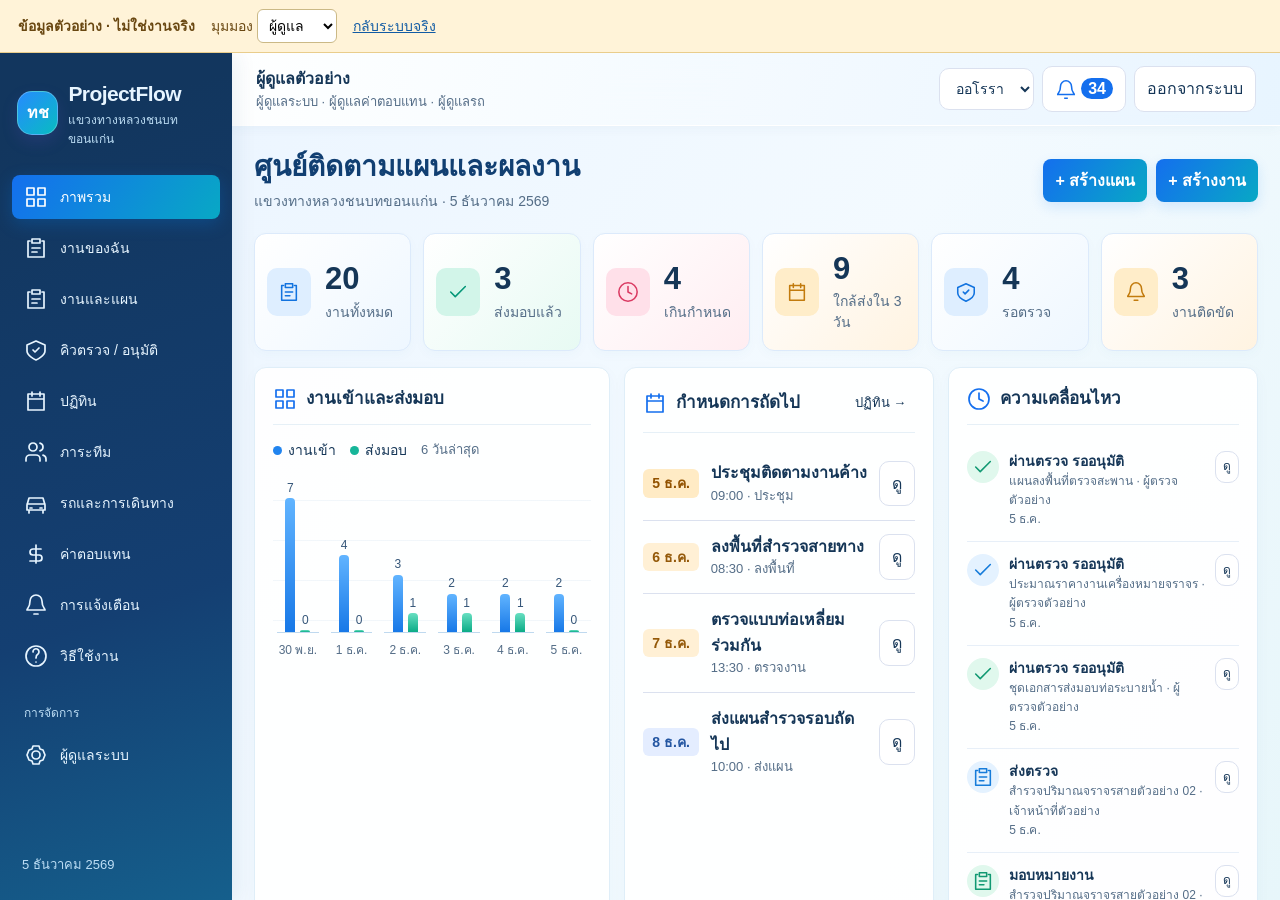
<file: demo.html>
<!doctype html><html lang="th"><head><meta charset="utf-8"><meta name="viewport" content="width=device-width,initial-scale=1"><meta http-equiv="Content-Security-Policy" content="default-src 'self'; script-src 'self'; style-src 'self'; frame-src 'self'; img-src 'self' data:; object-src 'none'; base-uri 'self'"><title>ProjectFlow · ข้อมูลตัวอย่าง</title><link rel="stylesheet" href="demo.css"><link rel="icon" href="assets/projectflow-home-icon.png"></head><body><header><strong>ข้อมูลตัวอย่าง · ไม่ใช่งานจริง</strong><label>มุมมอง <select id="role"><option value="admin">ผู้ดูแล</option><option value="staff">ผู้จัดทำ</option><option value="reviewer">ผู้ตรวจ</option><option value="approver">ผู้อนุมัติ</option></select></label><a href="./">กลับระบบจริง</a><span id="message" role="status"></span></header><iframe id="demo" title="พื้นที่แสดงงานตัวอย่าง" src="app-frame.html" sandbox="allow-scripts allow-downloads"></iframe><script src="demo.js"></script></body></html>
</file>
<file: demo.css>
*{box-sizing:border-box}body{margin:0;font:14px/1.5 Tahoma,Arial,sans-serif;background:#e8f3ff;height:100dvh;display:flex;flex-direction:column}body>header{display:flex;align-items:center;gap:16px;flex-wrap:wrap;background:#fff3d8;color:#694711;padding:9px 18px;border-bottom:1px solid #e9cd8c}select{padding:7px;border:1px solid #cbb986;border-radius:6px;font:inherit;background:white}a{color:#125ba4}iframe{display:block;flex:1;min-height:0;width:100%;border:0}#message{font-size:13px}@media(max-width:600px){body>header{gap:8px;padding:8px;font-size:12px}}
</file>
